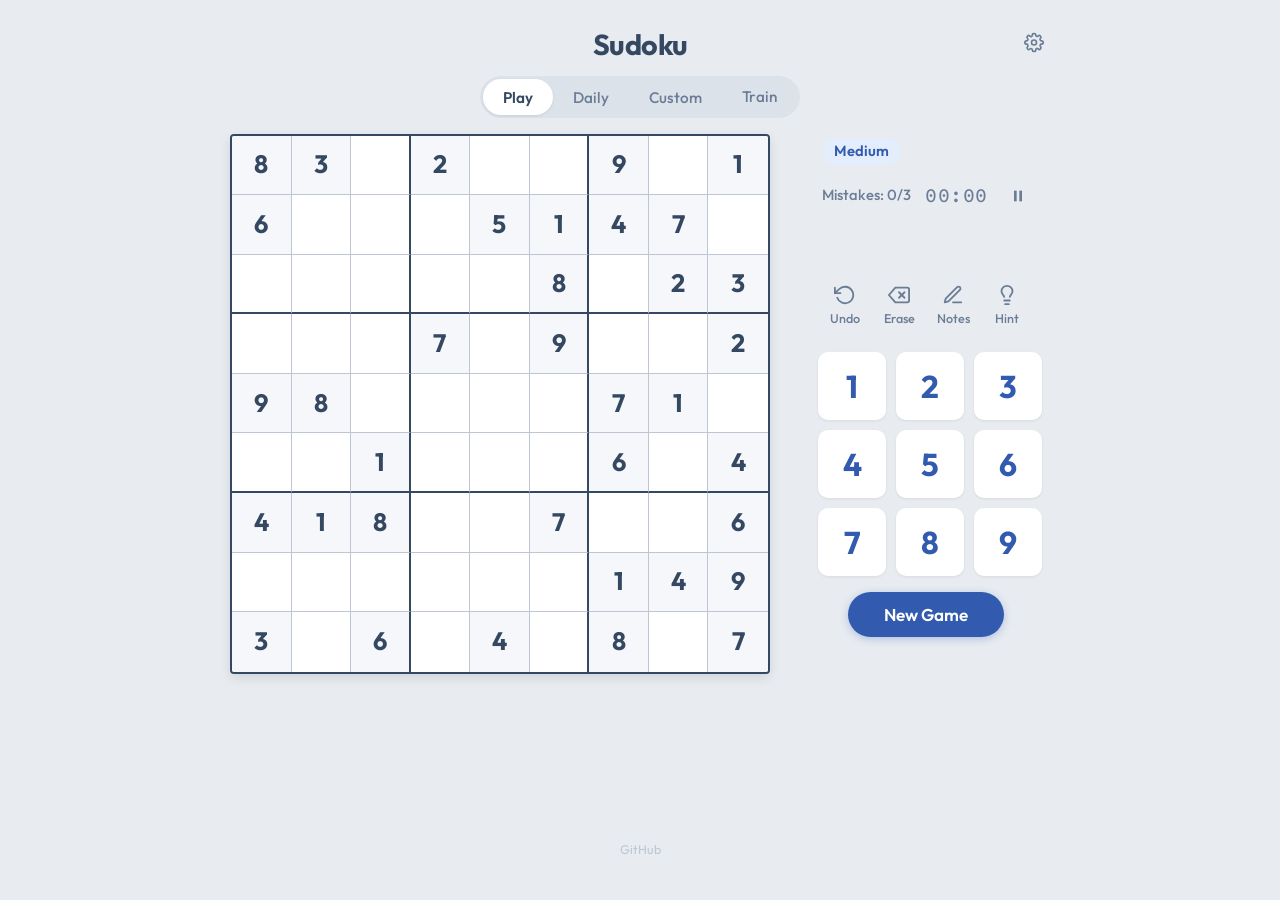
<file: index.html>
<!DOCTYPE html>
<html lang="en">
<head>
  <meta charset="UTF-8">
  <meta name="viewport" content="width=device-width, initial-scale=1.0">
  <title>Sudoku</title>
  <meta name="description" content="Free Sudoku game with 6 difficulty levels, daily challenges, seed sharing, and 15 interactive training lessons. No ads, no login, pure client-side.">
  <meta property="og:title" content="Sudoku">
  <meta property="og:description" content="Free Sudoku with daily challenges, puzzle generator, and training lessons.">
  <meta property="og:type" content="website">
  <meta property="og:url" content="https://seal773.github.io/sudoku/">
  <meta name="theme-color" content="#325aaf">
  <link rel="preconnect" href="https://fonts.googleapis.com">
  <link rel="preconnect" href="https://fonts.gstatic.com" crossorigin>
  <link href="https://fonts.googleapis.com/css2?family=Outfit:wght@400;500;600;700&family=Source+Code+Pro:wght@400;500&display=swap" rel="stylesheet">
  <link rel="icon" type="image/svg+xml" href="favicon.svg">
  <link rel="stylesheet" href="style.css">
</head>
<body>
  <div class="app">
    <header class="header">
      <div class="header-top">
        <h1>Sudoku</h1>
        <button class="settings-btn" id="settings-btn" title="Settings">
          <svg width="20" height="20" viewBox="0 0 24 24" fill="none" stroke="currentColor" stroke-width="2" stroke-linecap="round" stroke-linejoin="round">
            <circle cx="12" cy="12" r="3"/>
            <path d="M19.4 15a1.65 1.65 0 0 0 .33 1.82l.06.06a2 2 0 0 1-2.83 2.83l-.06-.06a1.65 1.65 0 0 0-1.82-.33 1.65 1.65 0 0 0-1 1.51V21a2 2 0 0 1-4 0v-.09A1.65 1.65 0 0 0 9 19.4a1.65 1.65 0 0 0-1.82.33l-.06.06a2 2 0 0 1-2.83-2.83l.06-.06A1.65 1.65 0 0 0 4.68 15a1.65 1.65 0 0 0-1.51-1H3a2 2 0 0 1 0-4h.09A1.65 1.65 0 0 0 4.6 9a1.65 1.65 0 0 0-.33-1.82l-.06-.06a2 2 0 0 1 2.83-2.83l.06.06A1.65 1.65 0 0 0 9 4.68a1.65 1.65 0 0 0 1-1.51V3a2 2 0 0 1 4 0v.09a1.65 1.65 0 0 0 1 1.51 1.65 1.65 0 0 0 1.82-.33l.06-.06a2 2 0 0 1 2.83 2.83l-.06.06A1.65 1.65 0 0 0 19.4 9a1.65 1.65 0 0 0 1.51 1H21a2 2 0 0 1 0 4h-.09a1.65 1.65 0 0 0-1.51 1z"/>
          </svg>
        </button>
        <div class="settings-popover hidden" id="settings-popover">
          <div class="settings-section">
            <label class="settings-label">Difficulty</label>
            <div class="difficulty-selector">
              <button class="diff-btn" data-difficulty="easy">Easy</button>
              <button class="diff-btn active" data-difficulty="medium">Medium</button>
              <button class="diff-btn" data-difficulty="hard">Hard</button>
              <button class="diff-btn" data-difficulty="expert">Expert</button>
              <button class="diff-btn" data-difficulty="evil">Evil</button>
              <button class="diff-btn" data-difficulty="extreme">Extreme</button>
            </div>
          </div>
          <div class="settings-section">
            <label class="settings-label" for="seed-input">Seed</label>
            <div class="settings-row">
              <input type="text" id="seed-input" class="seed-input" spellcheck="false" autocomplete="off">
              <button class="seed-apply-btn" id="seed-apply">Apply</button>
            </div>
          </div>
          <div class="settings-section">
            <label class="settings-label">Theme</label>
            <div class="theme-toggle">
              <button class="theme-btn active" data-theme="auto">Auto</button>
              <button class="theme-btn" data-theme="light">Light</button>
              <button class="theme-btn" data-theme="dark">Dark</button>
            </div>
          </div>
        </div>
      </div>
      <div class="mode-tabs">
        <button class="mode-tab active" data-mode="play">Play</button>
        <button class="mode-tab" data-mode="daily">Daily</button>
        <button class="mode-tab" data-mode="custom">Custom</button>
        <a href="train.html" class="mode-tab mode-tab-link">Train</a>
      </div>
    </header>

    <div class="game-layout">
      <div class="board-panel">
        <div class="board" id="board"></div>
        <div class="pause-overlay hidden" id="pause-overlay">
          <svg width="48" height="48" viewBox="0 0 24 24" fill="currentColor" stroke="none"><polygon points="5,3 19,12 5,21"/></svg>
          <span>Paused</span>
        </div>
      </div>

      <div class="controls-panel">

        <div class="panel-header">
          <div class="info-row" id="info-label-row">
            <span id="info-label">Medium</span>
            <span id="info-badge"></span>
          </div>
          <div class="info-row" id="info-stats-row">
            <span id="info-mistakes">Mistakes: 0/3</span>
            <span class="info-timer" id="info-timer">00:00</span>
            <button class="pause-btn" id="btn-pause" title="Pause (Space)"><svg width="16" height="16" viewBox="0 0 24 24" fill="currentColor" stroke="none"><rect x="6" y="4" width="4" height="16"/><rect x="14" y="4" width="4" height="16"/></svg></button>
          </div>
          <div class="info-row" id="info-secondary-row"></div>
        </div>

        <div class="actions" id="actions">
          <button class="action-btn" id="btn-undo" title="Undo (Ctrl+Z)">
            <svg width="22" height="22" viewBox="0 0 24 24" fill="none" stroke="currentColor" stroke-width="2" stroke-linecap="round" stroke-linejoin="round">
              <polyline points="1 4 1 10 7 10"/>
              <path d="M3.51 15a9 9 0 1 0 2.13-9.36L1 10"/>
            </svg>
            <span>Undo</span>
          </button>
          <button class="action-btn" id="btn-erase" title="Erase (Backspace)">
            <svg width="22" height="22" viewBox="0 0 24 24" fill="none" stroke="currentColor" stroke-width="2" stroke-linecap="round" stroke-linejoin="round">
              <path d="M21 4H8l-7 8 7 8h13a2 2 0 0 0 2-2V6a2 2 0 0 0-2-2z"/>
              <line x1="18" y1="9" x2="12" y2="15"/>
              <line x1="12" y1="9" x2="18" y2="15"/>
            </svg>
            <span>Erase</span>
          </button>
          <button class="action-btn" id="btn-notes" title="Notes (N)">
            <svg width="22" height="22" viewBox="0 0 24 24" fill="none" stroke="currentColor" stroke-width="2" stroke-linecap="round" stroke-linejoin="round">
              <path d="M12 20h9"/>
              <path d="M16.5 3.5a2.121 2.121 0 0 1 3 3L7 19l-4 1 1-4L16.5 3.5z"/>
            </svg>
            <span>Notes</span>
          </button>
          <button class="action-btn" id="btn-hint" title="Hint (H)">
            <svg width="22" height="22" viewBox="0 0 24 24" fill="none" stroke="currentColor" stroke-width="2" stroke-linecap="round" stroke-linejoin="round">
              <path d="M9 18h6"/>
              <path d="M10 22h4"/>
              <path d="M15.09 14c.18-.98.65-1.74 1.41-2.5A4.65 4.65 0 0 0 18 8 6 6 0 0 0 6 8c0 1 .23 2.23 1.5 3.5.76.76 1.23 1.52 1.41 2.5"/>
            </svg>
            <span>Hint</span>
          </button>
        </div>

        <div class="numpad" id="numpad">
          <button class="num-btn" data-num="1">1</button>
          <button class="num-btn" data-num="2">2</button>
          <button class="num-btn" data-num="3">3</button>
          <button class="num-btn" data-num="4">4</button>
          <button class="num-btn" data-num="5">5</button>
          <button class="num-btn" data-num="6">6</button>
          <button class="num-btn" data-num="7">7</button>
          <button class="num-btn" data-num="8">8</button>
          <button class="num-btn" data-num="9">9</button>
        </div>

        <div class="panel-footer" id="panel-footer">
          <button class="new-game-btn" id="btn-new-game">New Game</button>
          <div class="custom-actions hidden" id="custom-footer-actions">
            <button class="new-game-btn" id="btn-solve">Solve</button>
            <button class="btn-secondary" id="btn-clear">Clear</button>
          </div>
          <div class="status-bar hidden" id="status-bar"></div>
        </div>

      </div>
    </div>
  </div>

  <div class="mistake-overlay hidden" id="mistake-overlay">
    <div class="mistake-content">
      <h2>Game Over</h2>
      <p>You have made 3 mistakes.</p>
      <div class="win-buttons">
        <button class="new-game-btn" id="btn-mistake-new">New Game</button>
        <button class="btn-secondary" id="btn-mistake-continue">Continue</button>
      </div>
    </div>
  </div>

  <div class="win-overlay" id="win-overlay">
    <div class="win-content">
      <h2>Congratulations!</h2>
      <p>You solved the puzzle in</p>
      <div class="win-time" id="win-time">00:00</div>
      <div class="win-stats" id="win-stats">
        <span id="win-mistakes">Mistakes: 0</span>
        <span id="win-hints">Hints: 0</span>
      </div>
      <div class="win-best" id="win-best"></div>
      <div class="win-buttons">
        <button class="new-game-btn" id="btn-play-again">New Game</button>
        <button class="btn-secondary" id="btn-win-close">Close</button>
      </div>
    </div>
  </div>

  <footer class="site-footer">
    <a href="https://github.com/SeaL773/sudoku" target="_blank" rel="noopener">GitHub</a>
  </footer>

  <script src="engine.js"></script>
  <script src="app.js"></script>
</body>
</html>
</file>
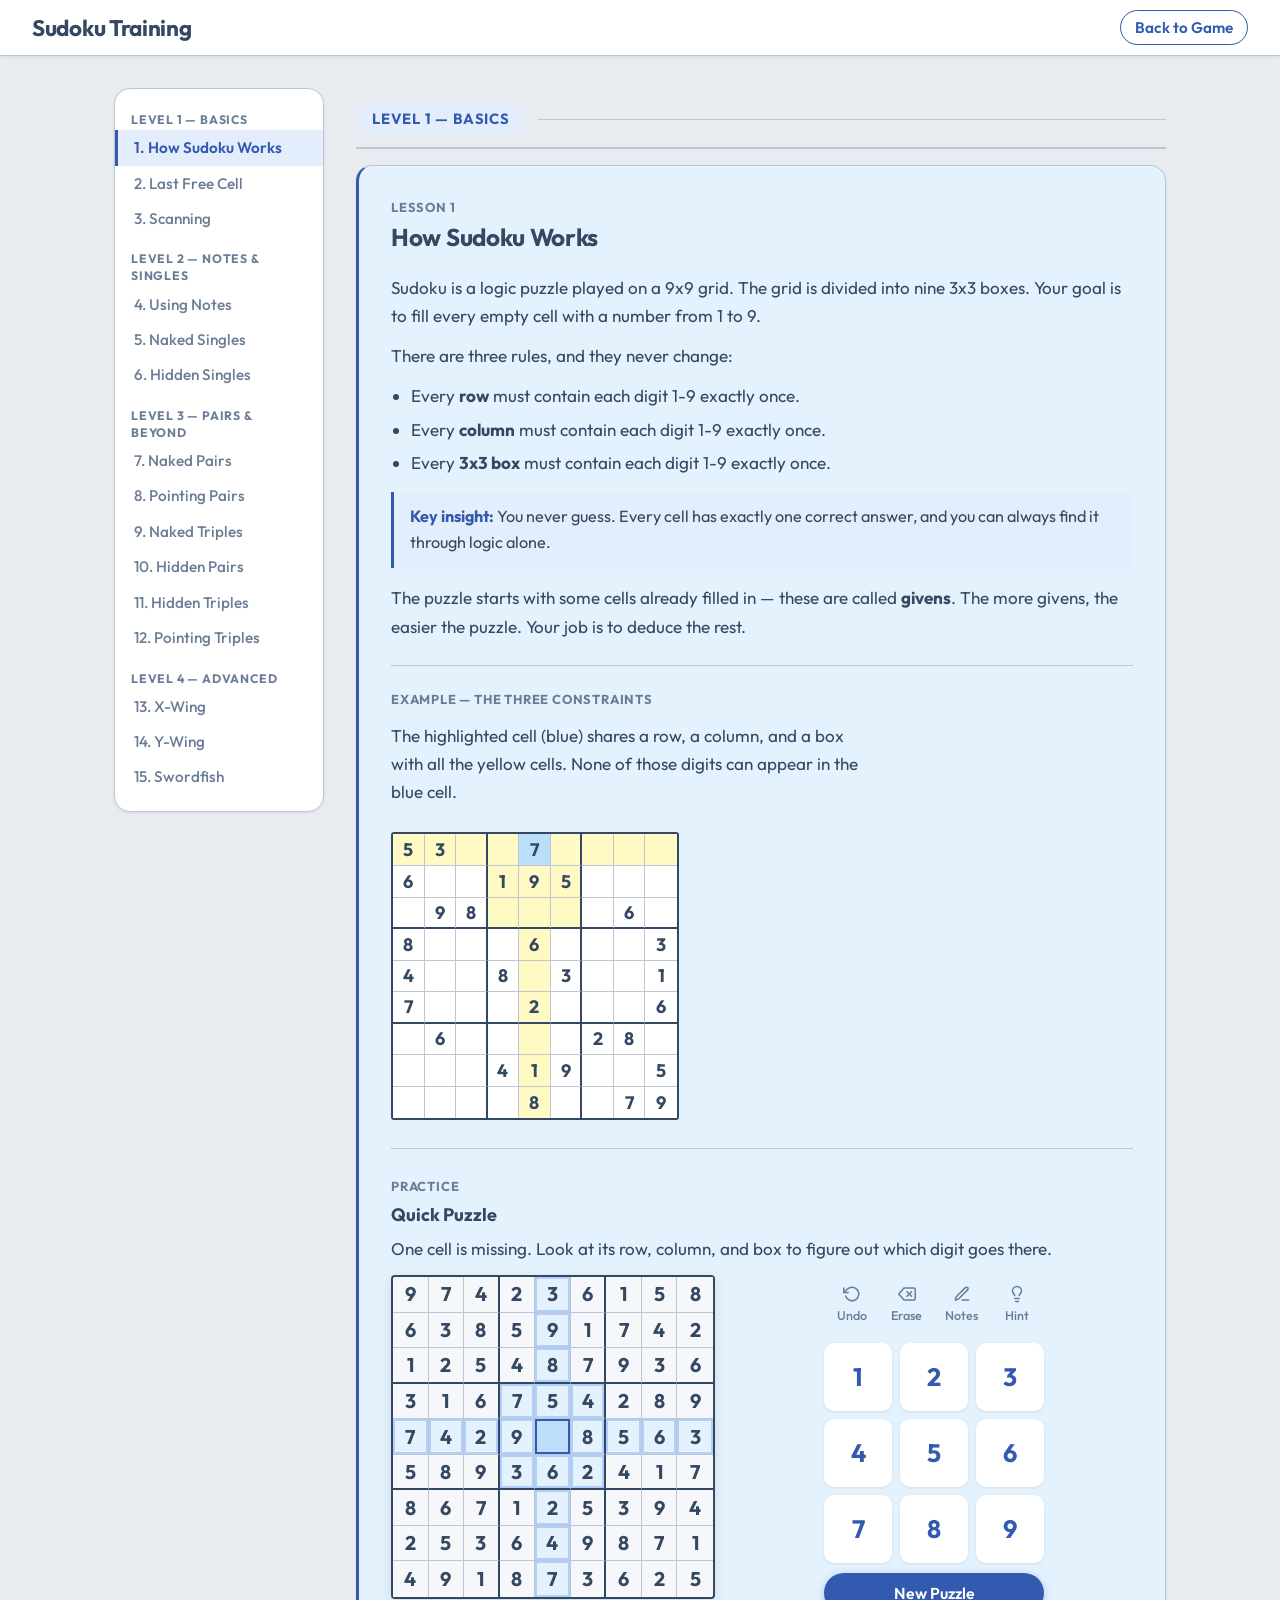
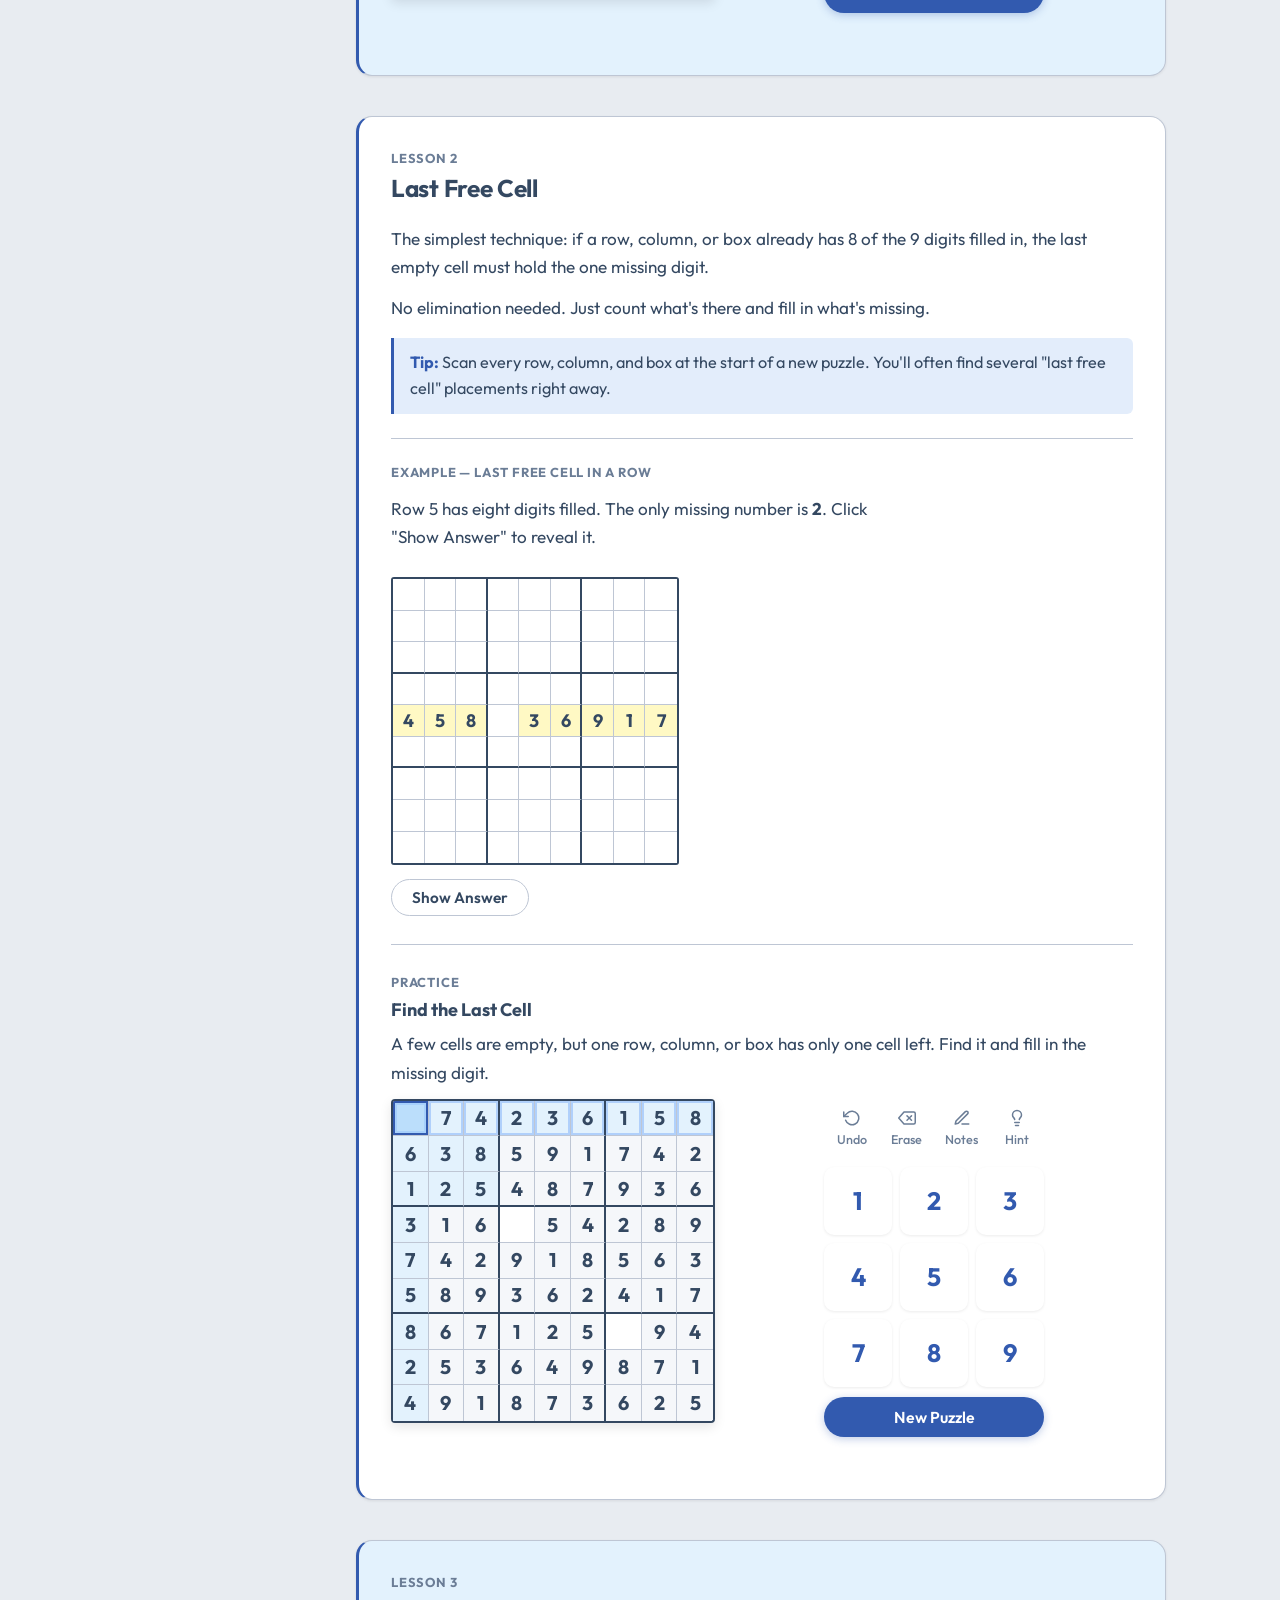
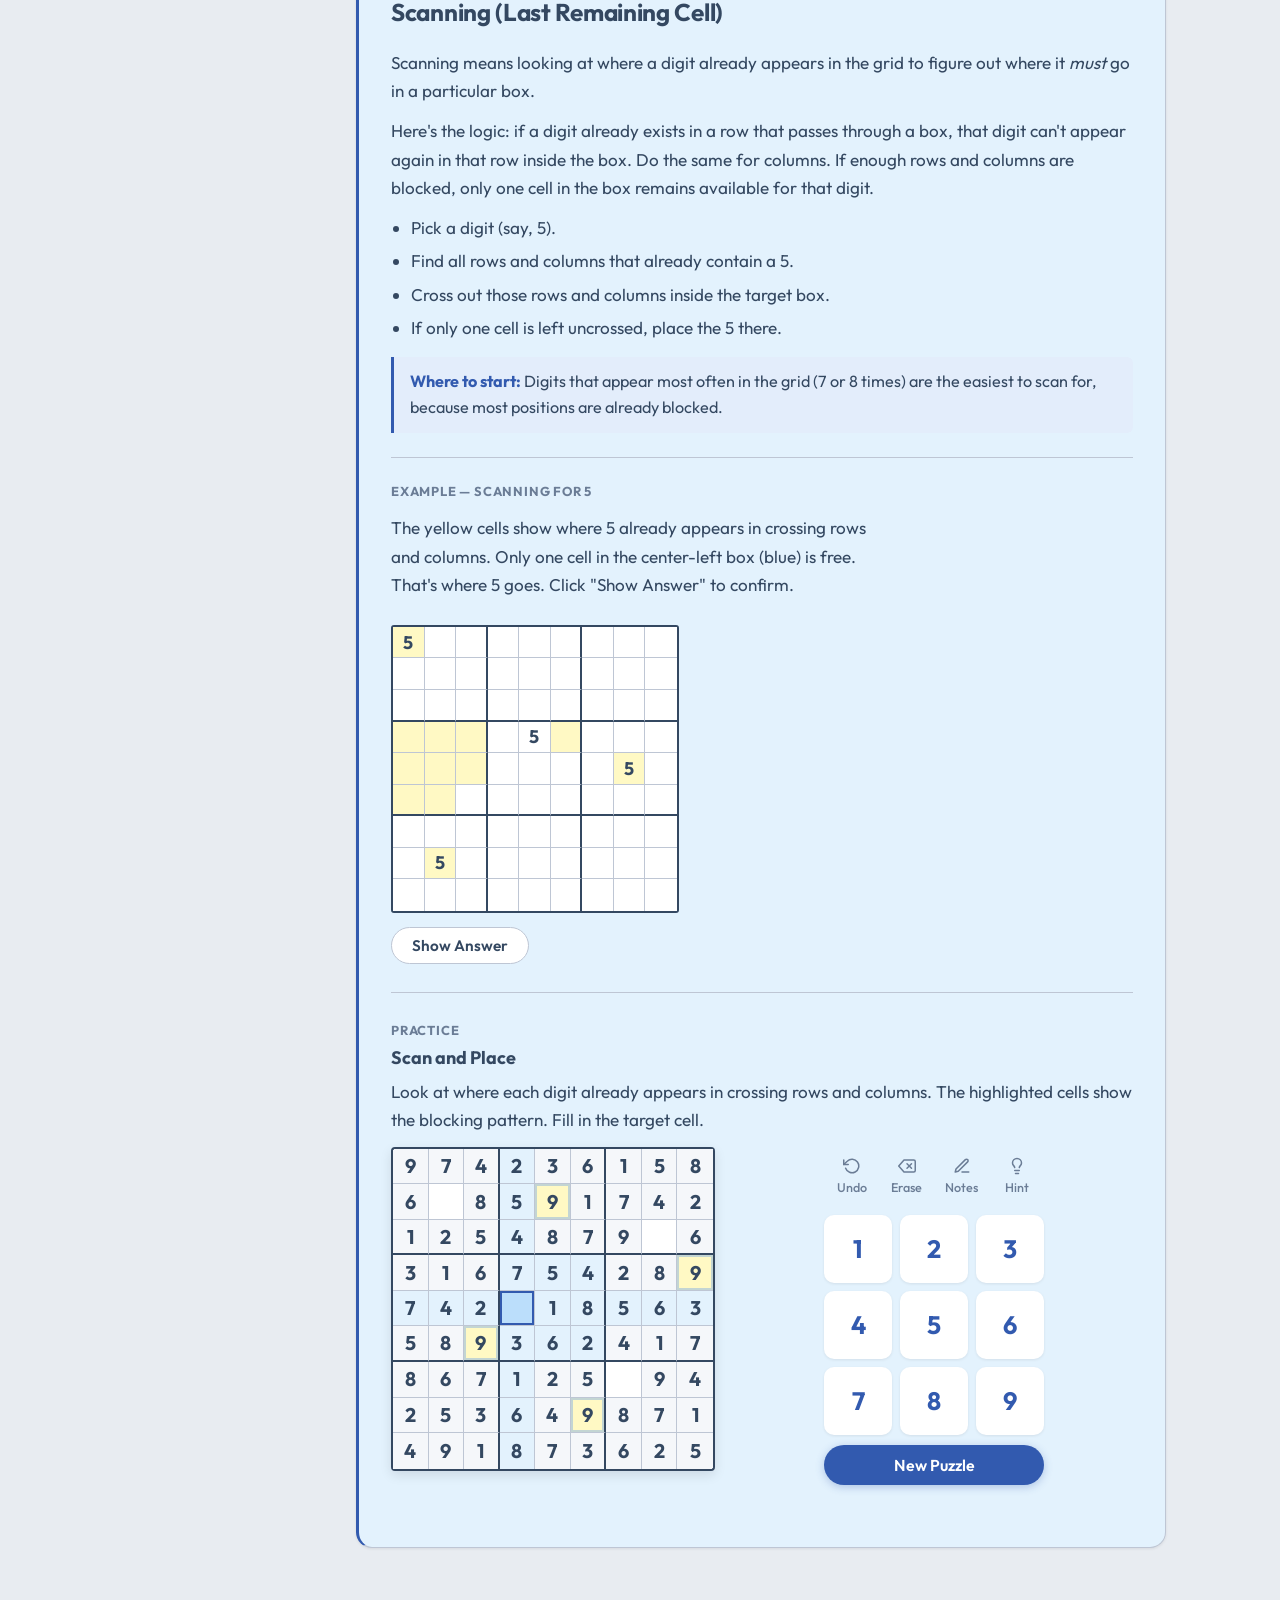
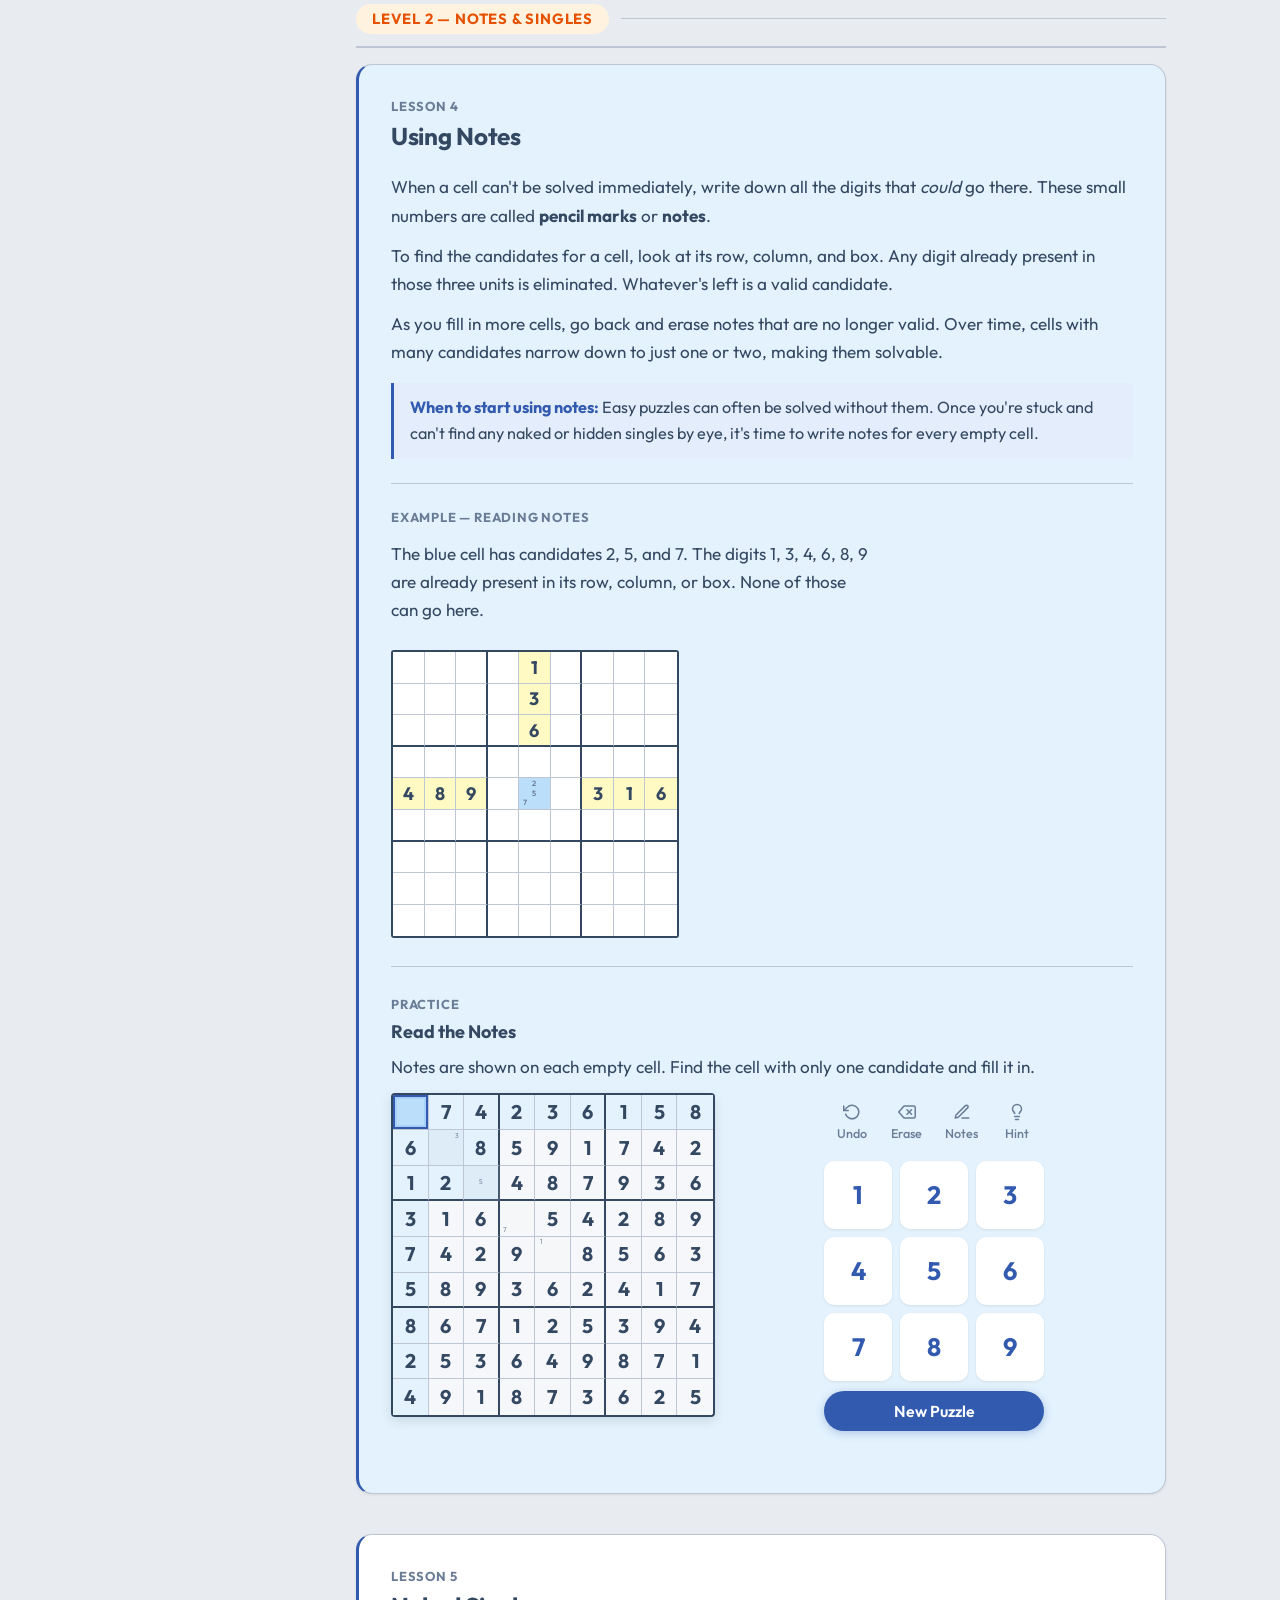
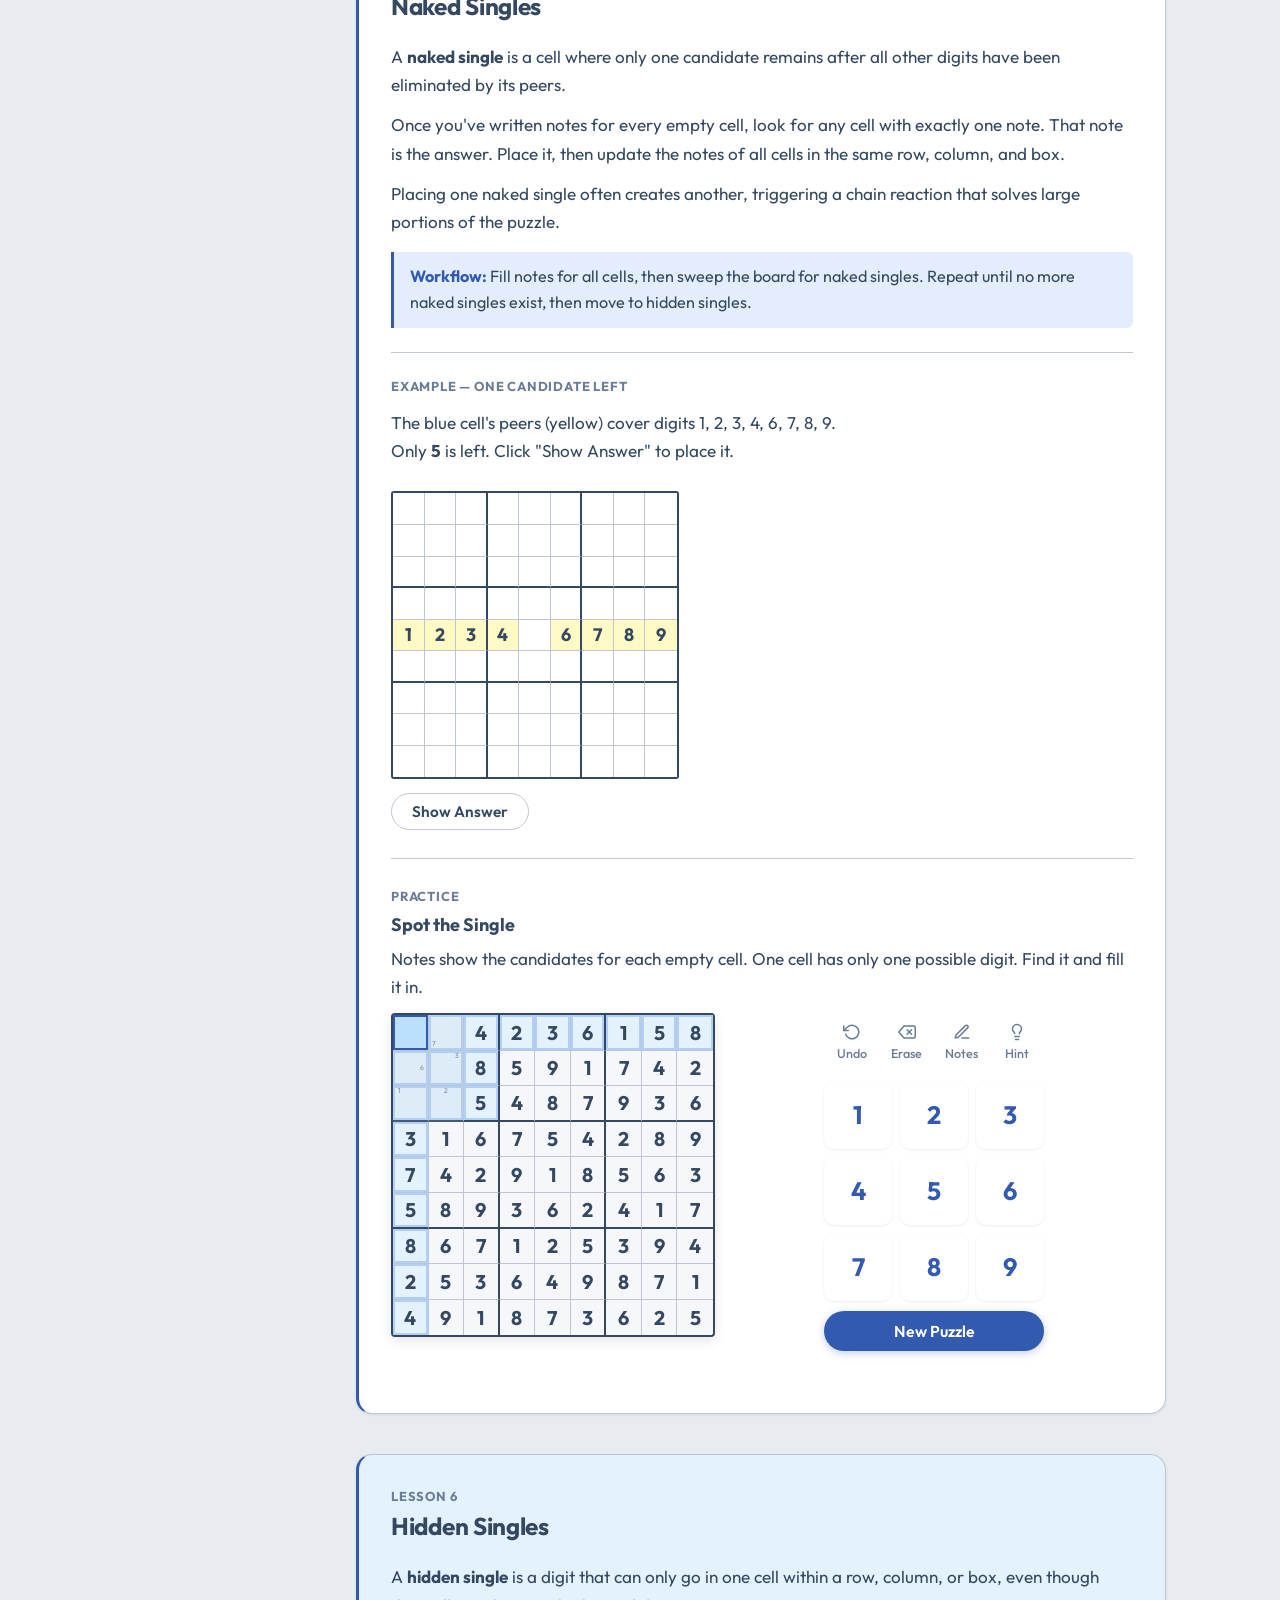
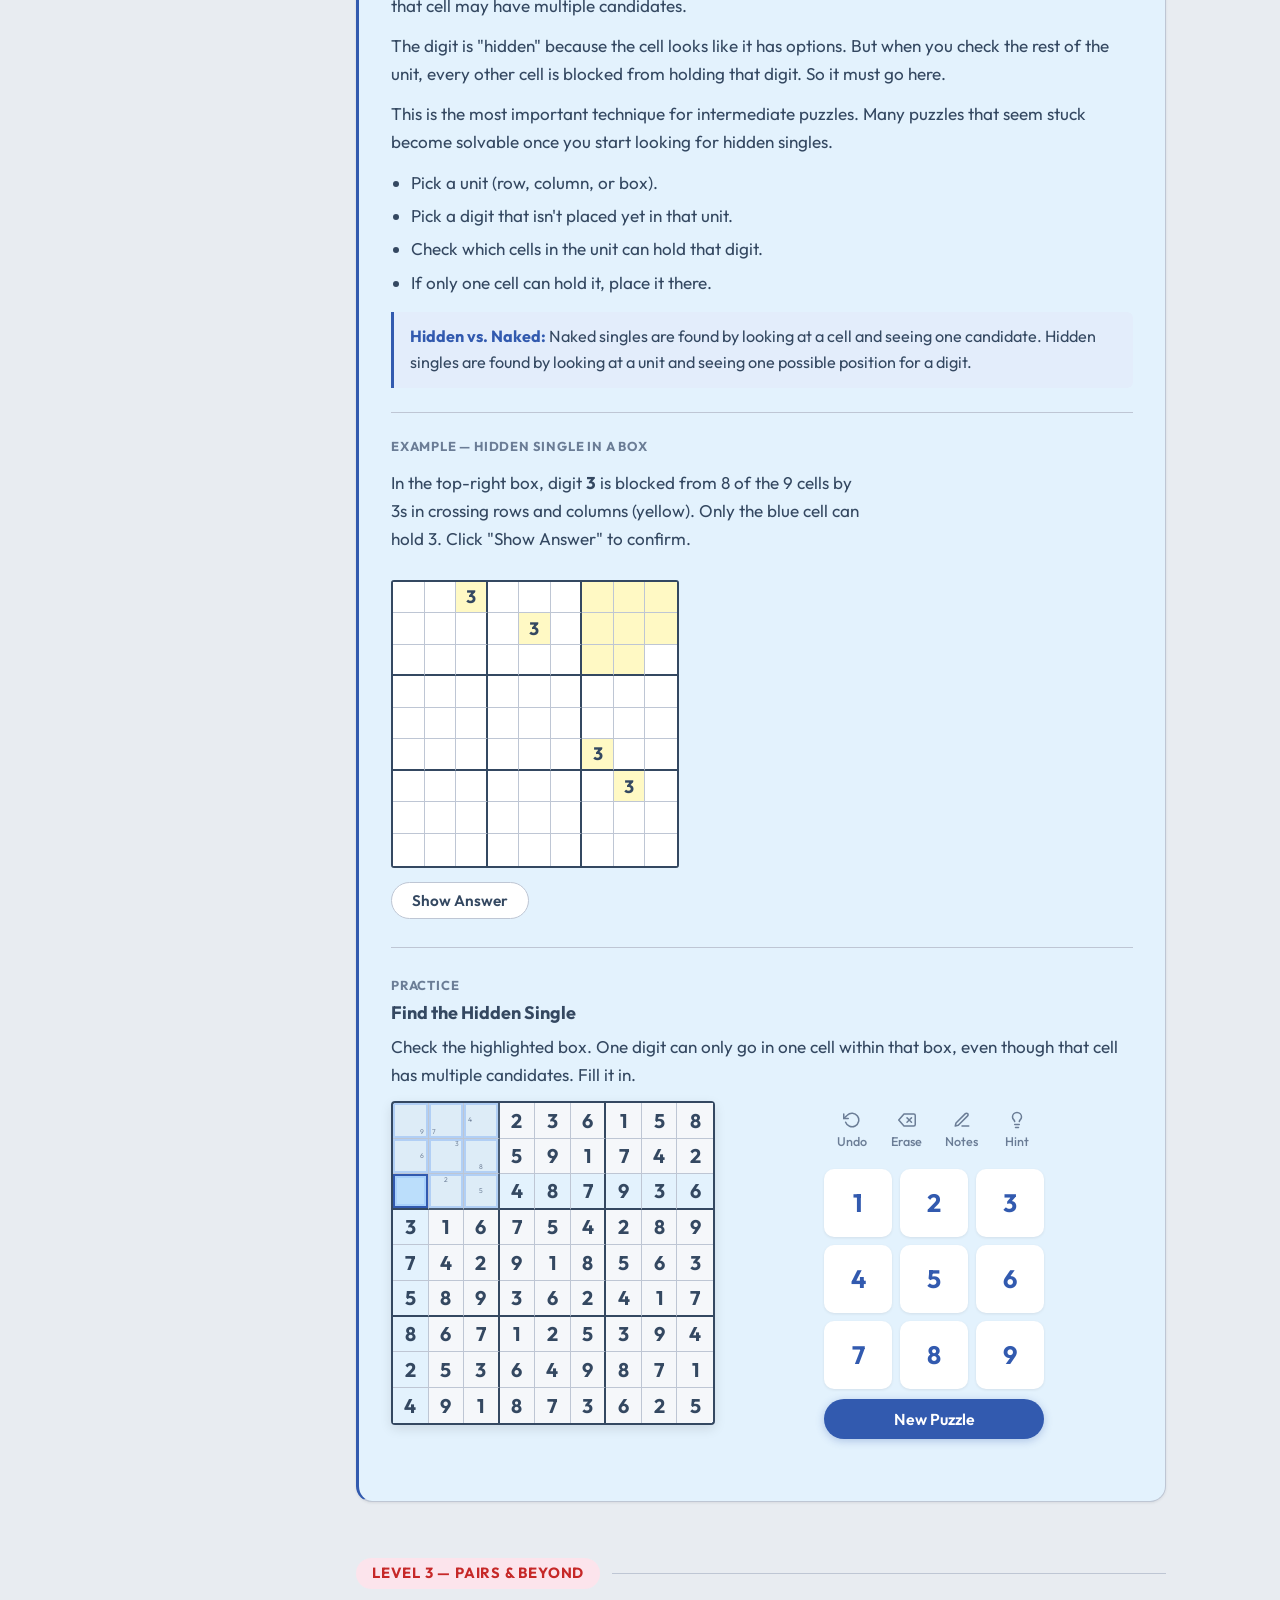
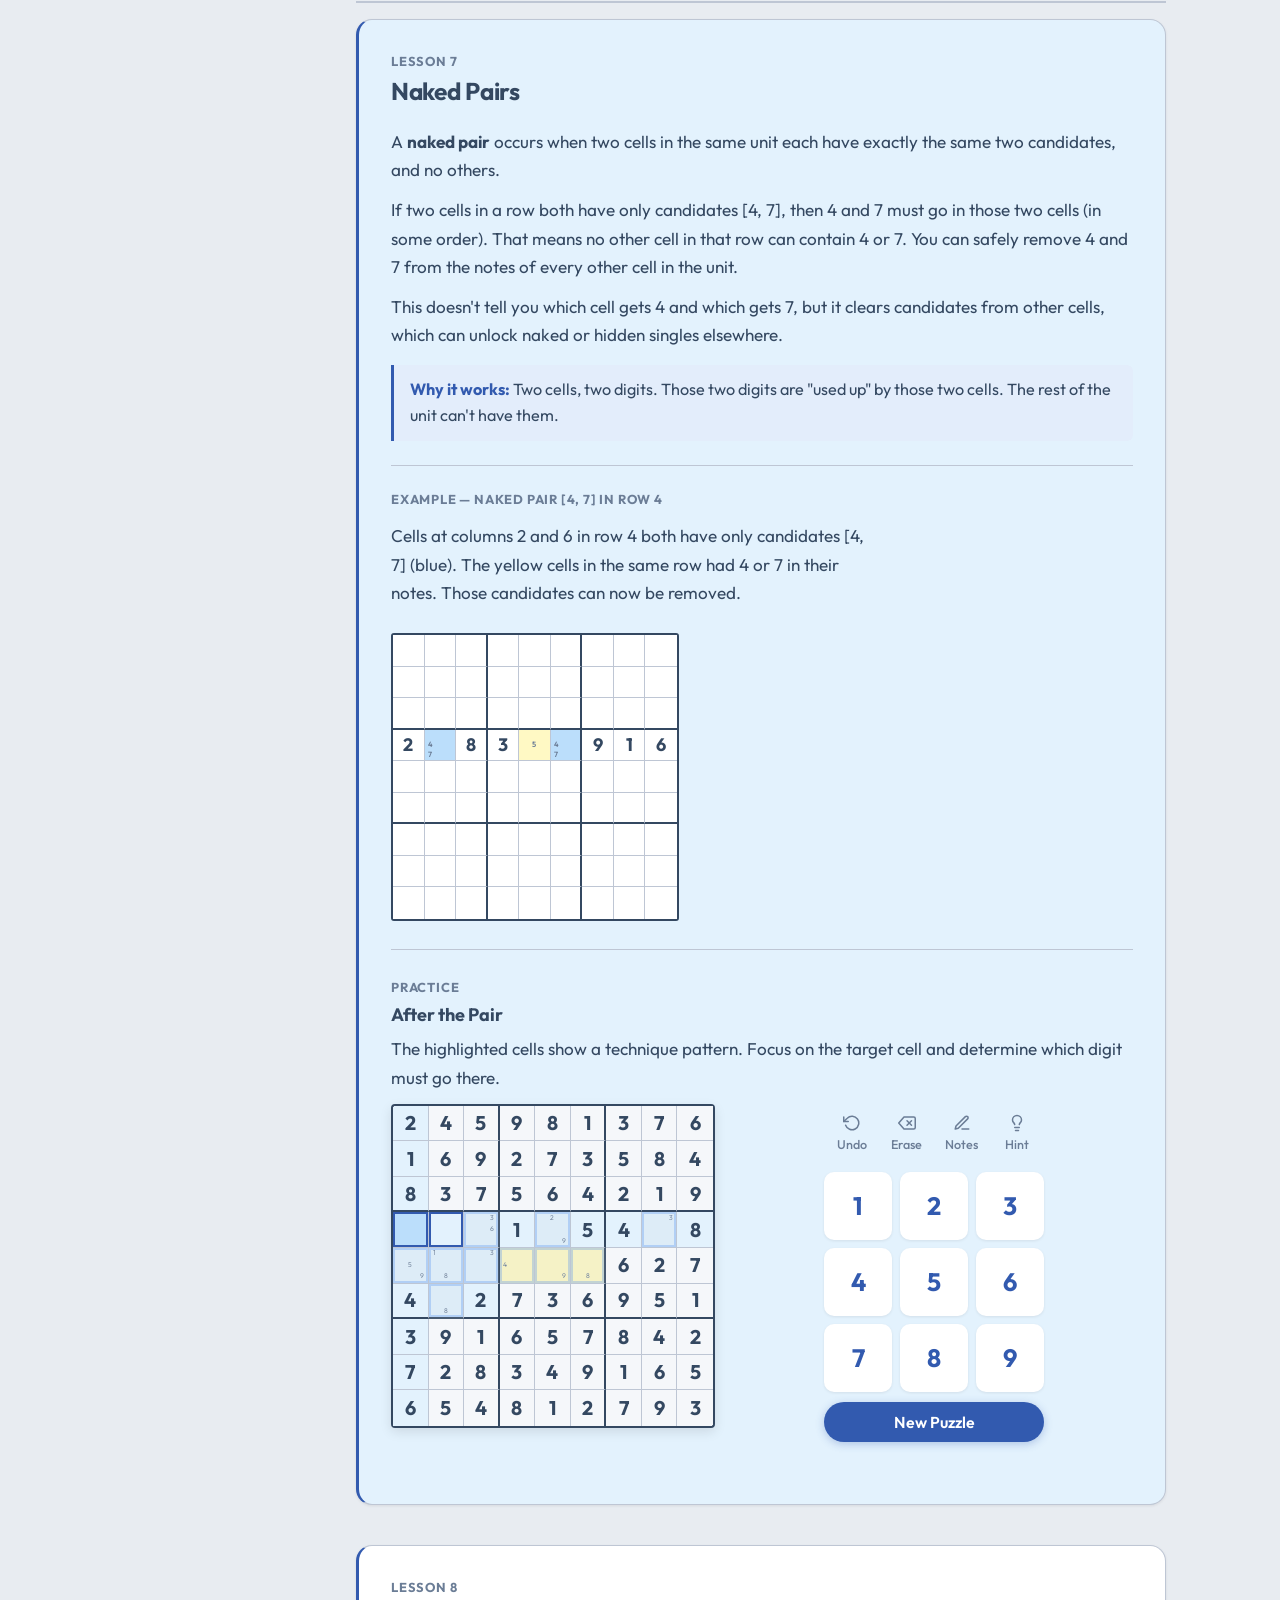
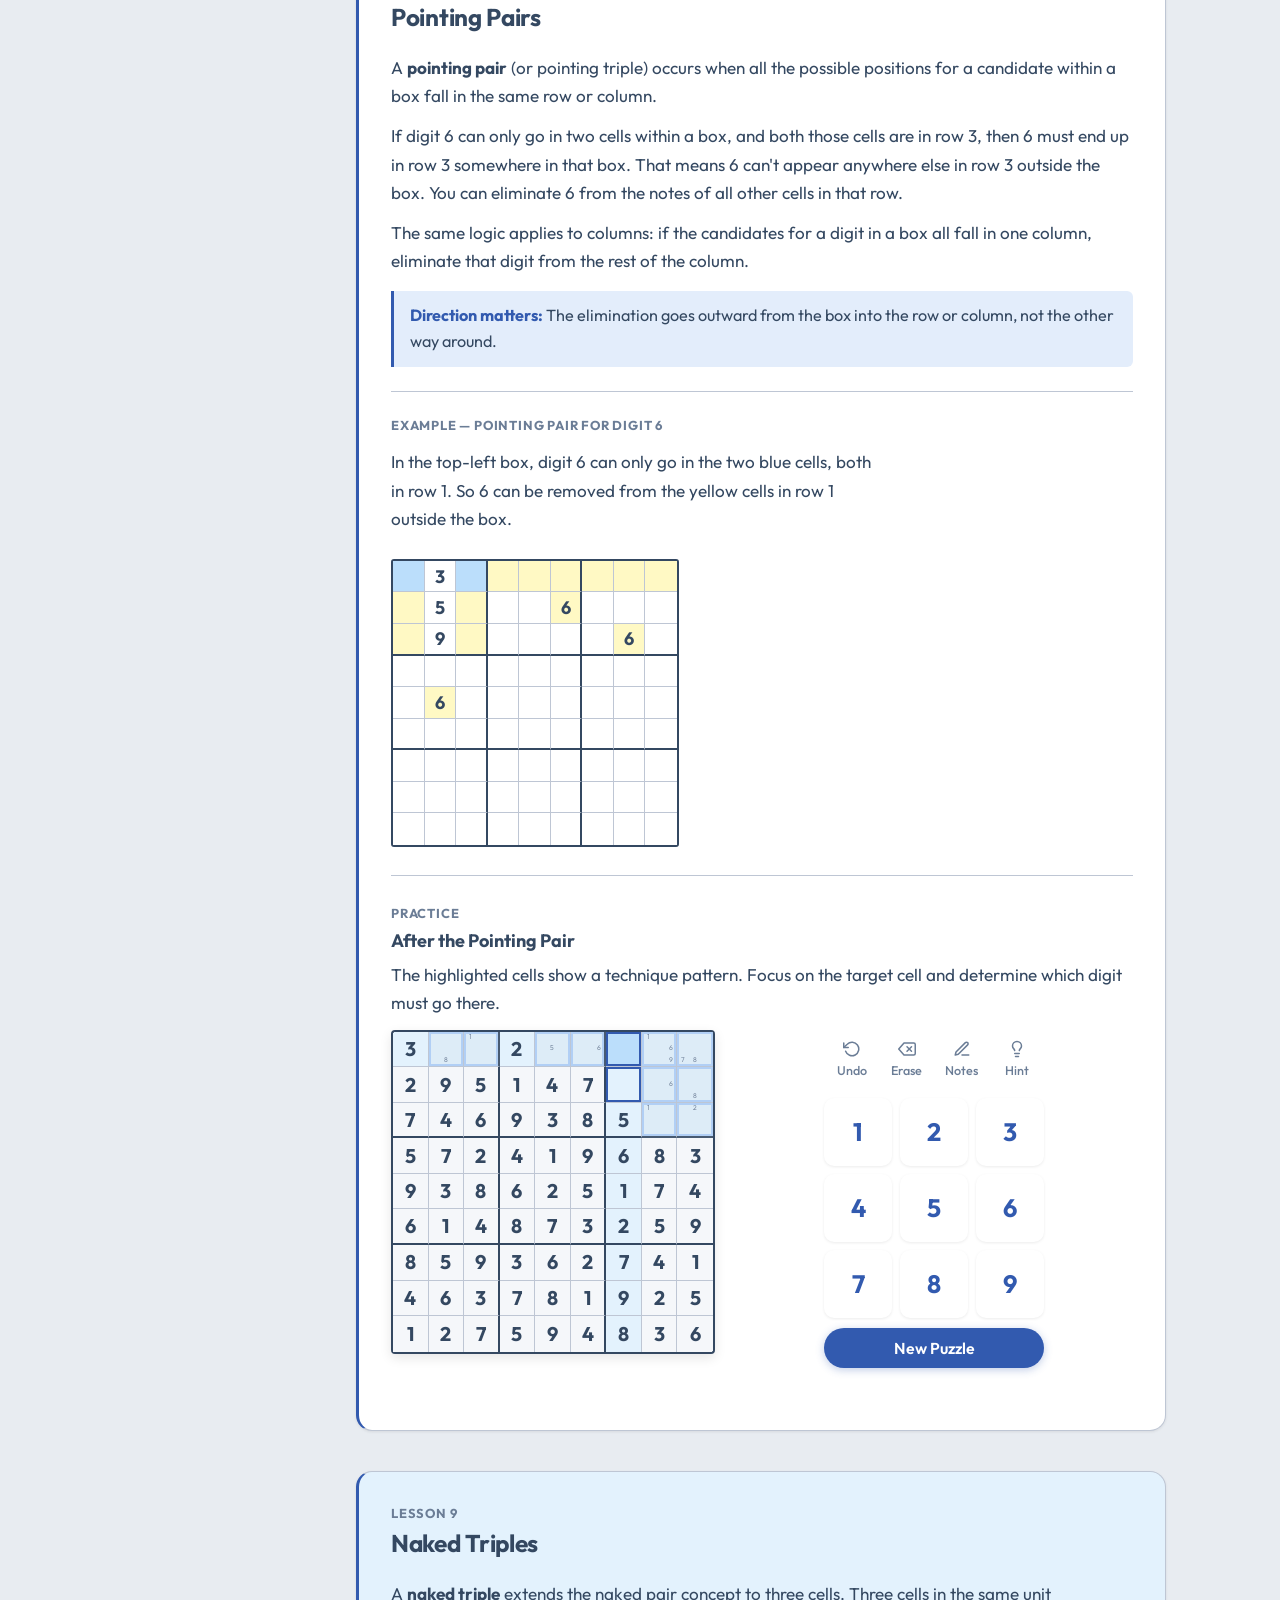
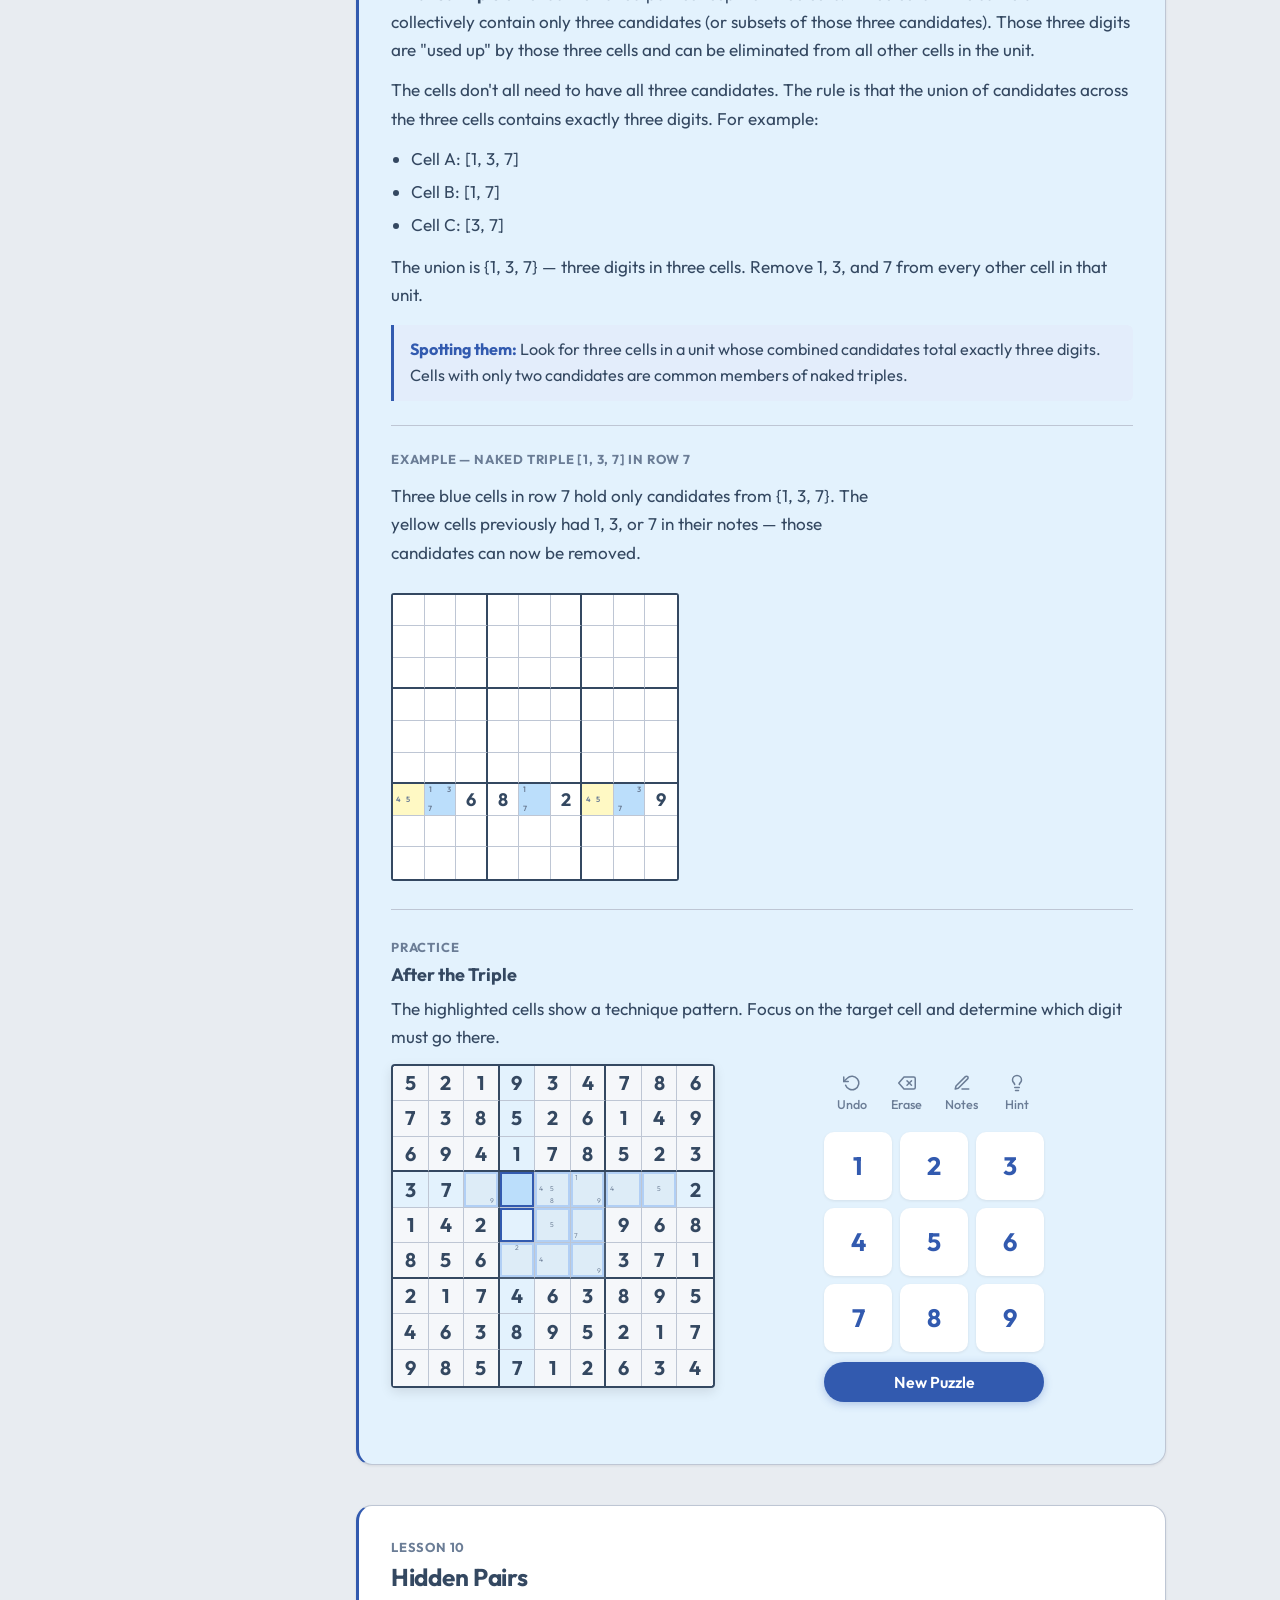
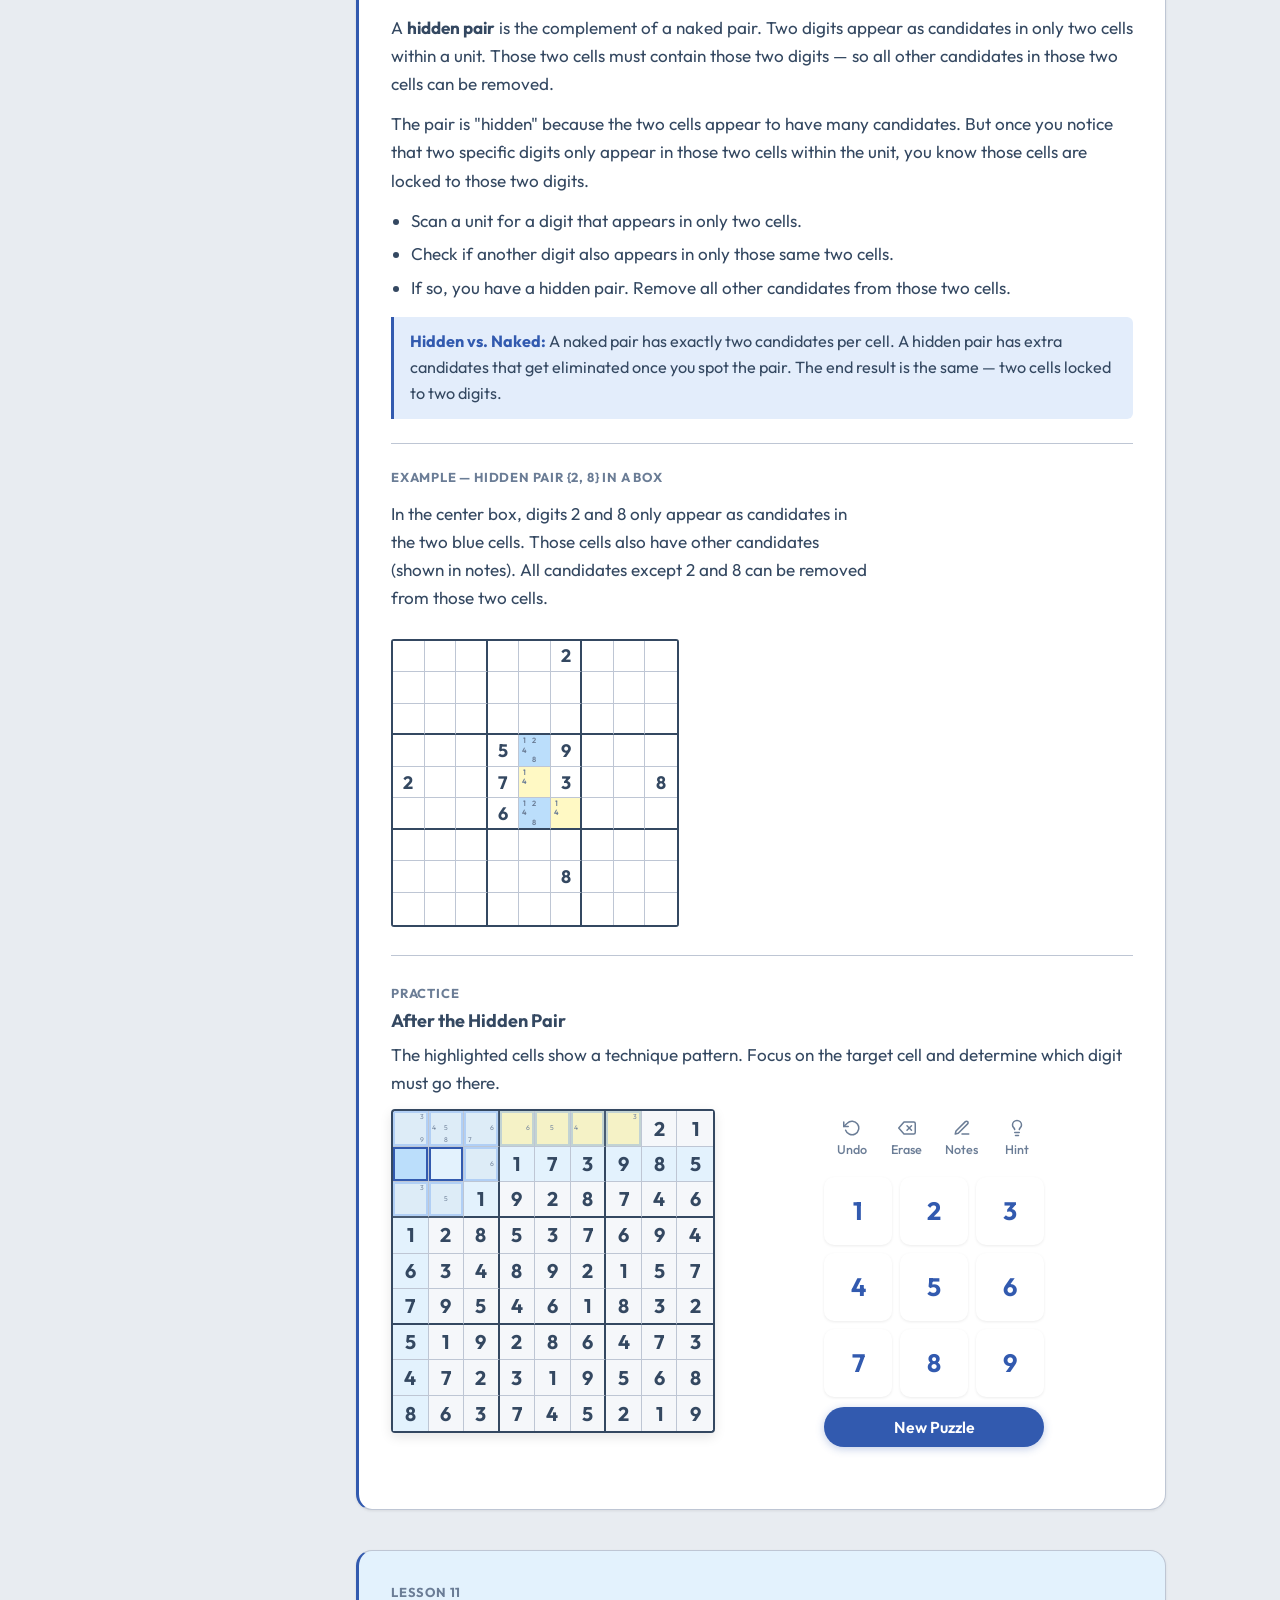
<file: train.html>
<!DOCTYPE html>
<html lang="en">
<head>
  <meta charset="UTF-8">
  <meta name="viewport" content="width=device-width, initial-scale=1.0">
  <title>Sudoku Training</title>
  <link rel="preconnect" href="https://fonts.googleapis.com">
  <link rel="preconnect" href="https://fonts.gstatic.com" crossorigin>
  <link rel="icon" type="image/svg+xml" href="favicon.svg">
  <link href="https://fonts.googleapis.com/css2?family=Outfit:wght@400;500;600;700&family=Source+Code+Pro:wght@400;500&display=swap" rel="stylesheet">
  <link rel="stylesheet" href="train.css">
</head>
<body>

<header class="page-header">
  <h1>Sudoku Training</h1>
  <a href="index.html" class="back-link">Back to Game</a>
</header>

<!-- Mobile nav pills -->
<nav class="mobile-nav" id="mobile-nav">
  <a class="mobile-pill" href="#lesson-1">1. How It Works</a>
  <a class="mobile-pill" href="#lesson-2">2. Last Free Cell</a>
  <a class="mobile-pill" href="#lesson-3">3. Scanning</a>
  <a class="mobile-pill" href="#lesson-4">4. Using Notes</a>
  <a class="mobile-pill" href="#lesson-5">5. Naked Singles</a>
  <a class="mobile-pill" href="#lesson-6">6. Hidden Singles</a>
  <a class="mobile-pill" href="#lesson-7">7. Naked Pairs</a>
  <a class="mobile-pill" href="#lesson-8">8. Pointing Pairs</a>
  <a class="mobile-pill" href="#lesson-9">9. Naked Triples</a>
  <a class="mobile-pill" href="#lesson-10">10. Hidden Pairs</a>
  <a class="mobile-pill" href="#lesson-11">11. Hidden Triples</a>
  <a class="mobile-pill" href="#lesson-12">12. Pointing Triples</a>
  <a class="mobile-pill" href="#lesson-13">13. X-Wing</a>
  <a class="mobile-pill" href="#lesson-14">14. Y-Wing</a>
  <a class="mobile-pill" href="#lesson-15">15. Swordfish</a>
</nav>

<div class="layout">

  <!-- Sidebar -->
  <aside class="sidebar">
    <div class="sidebar-inner">
      <div class="sidebar-level">Level 1 — Basics</div>
      <a class="sidebar-link" href="#lesson-1">1. How Sudoku Works</a>
      <a class="sidebar-link" href="#lesson-2">2. Last Free Cell</a>
      <a class="sidebar-link" href="#lesson-3">3. Scanning</a>
      <div class="sidebar-level">Level 2 — Notes &amp; Singles</div>
      <a class="sidebar-link" href="#lesson-4">4. Using Notes</a>
      <a class="sidebar-link" href="#lesson-5">5. Naked Singles</a>
      <a class="sidebar-link" href="#lesson-6">6. Hidden Singles</a>
      <div class="sidebar-level">Level 3 — Pairs &amp; Beyond</div>
      <a class="sidebar-link" href="#lesson-7">7. Naked Pairs</a>
      <a class="sidebar-link" href="#lesson-8">8. Pointing Pairs</a>
      <a class="sidebar-link" href="#lesson-9">9. Naked Triples</a>
      <a class="sidebar-link" href="#lesson-10">10. Hidden Pairs</a>
      <a class="sidebar-link" href="#lesson-11">11. Hidden Triples</a>
      <a class="sidebar-link" href="#lesson-12">12. Pointing Triples</a>
      <div class="sidebar-level">Level 4 — Advanced</div>
      <a class="sidebar-link" href="#lesson-13">13. X-Wing</a>
      <a class="sidebar-link" href="#lesson-14">14. Y-Wing</a>
      <a class="sidebar-link" href="#lesson-15">15. Swordfish</a>
    </div>
  </aside>

  <!-- Main content -->
  <main class="content">

    <!-- Level 1 -->
    <div class="level-heading">
      <span class="level-badge">Level 1 — Basics</span>
      <div class="level-line"></div>
    </div>

    <!-- Lesson 1 -->
    <section class="lesson" id="lesson-1">
      <div class="lesson-header">
        <div class="lesson-num">Lesson 1</div>
        <h2>How Sudoku Works</h2>
      </div>

      <p>Sudoku is a logic puzzle played on a 9x9 grid. The grid is divided into nine 3x3 boxes. Your goal is to fill every empty cell with a number from 1 to 9.</p>

      <p>There are three rules, and they never change:</p>
      <ul>
        <li>Every <strong>row</strong> must contain each digit 1-9 exactly once.</li>
        <li>Every <strong>column</strong> must contain each digit 1-9 exactly once.</li>
        <li>Every <strong>3x3 box</strong> must contain each digit 1-9 exactly once.</li>
      </ul>

      <div class="callout">
        <strong>Key insight:</strong> You never guess. Every cell has exactly one correct answer, and you can always find it through logic alone.
      </div>

      <p>The puzzle starts with some cells already filled in — these are called <strong>givens</strong>. The more givens, the easier the puzzle. Your job is to deduce the rest.</p>

      <div class="example-section">
        <div class="example-label">Example — The Three Constraints</div>
        <div class="example-wrap">
          <p class="example-caption">The highlighted cell (blue) shares a row, a column, and a box with all the yellow cells. None of those digits can appear in the blue cell.</p>
          <div class="mini-board" id="board-l1"></div>
        </div>
      </div>

      <div class="practice-section">
        <div class="practice-label">Practice</div>
        <div class="practice-title">Quick Puzzle</div>
        <p class="practice-desc">One cell is missing. Look at its row, column, and box to figure out which digit goes there.</p>
        <div class="practice-layout">
          <div class="practice-board" id="practice-1"></div>
          <div class="practice-controls">
            <div class="actions">
              <button class="action-btn undo-btn" data-practice="1"><svg width="18" height="18" viewBox="0 0 24 24" fill="none" stroke="currentColor" stroke-width="2" stroke-linecap="round" stroke-linejoin="round"><polyline points="1 4 1 10 7 10"/><path d="M3.51 15a9 9 0 1 0 2.13-9.36L1 10"/></svg><span>Undo</span></button>
              <button class="action-btn erase-btn" data-practice="1"><svg width="18" height="18" viewBox="0 0 24 24" fill="none" stroke="currentColor" stroke-width="2" stroke-linecap="round" stroke-linejoin="round"><path d="M21 4H8l-7 8 7 8h13a2 2 0 0 0 2-2V6a2 2 0 0 0-2-2z"/><line x1="18" y1="9" x2="12" y2="15"/><line x1="12" y1="9" x2="18" y2="15"/></svg><span>Erase</span></button>
              <button class="action-btn notes-toggle-btn" data-practice="1"><svg width="18" height="18" viewBox="0 0 24 24" fill="none" stroke="currentColor" stroke-width="2" stroke-linecap="round" stroke-linejoin="round"><path d="M12 20h9"/><path d="M16.5 3.5a2.121 2.121 0 0 1 3 3L7 19l-4 1 1-4L16.5 3.5z"/></svg><span>Notes</span></button>
              <button class="action-btn hint-btn" data-practice="1"><svg width="18" height="18" viewBox="0 0 24 24" fill="none" stroke="currentColor" stroke-width="2" stroke-linecap="round" stroke-linejoin="round"><path d="M9 18h6"/><path d="M10 22h4"/><path d="M15.09 14c.18-.98.65-1.74 1.41-2.5A4.65 4.65 0 0 0 18 8 6 6 0 0 0 6 8c0 1 .23 2.23 1.5 3.5.76.76 1.23 1.52 1.41 2.5"/></svg><span>Hint</span></button>
            </div>
            <div class="practice-numpad" id="numpad-1"></div>
            <div class="practice-footer">
              <button class="new-puzzle-btn" data-practice="1">New Puzzle</button>
            </div>
            <div class="practice-status" id="status-1"></div>
          </div>
        </div>
      </div>
    </section>

    <!-- Lesson 2 -->
    <section class="lesson" id="lesson-2">
      <div class="lesson-header">
        <div class="lesson-num">Lesson 2</div>
        <h2>Last Free Cell</h2>
      </div>

      <p>The simplest technique: if a row, column, or box already has 8 of the 9 digits filled in, the last empty cell must hold the one missing digit.</p>

      <p>No elimination needed. Just count what's there and fill in what's missing.</p>

      <div class="callout">
        <strong>Tip:</strong> Scan every row, column, and box at the start of a new puzzle. You'll often find several "last free cell" placements right away.
      </div>

      <div class="example-section">
        <div class="example-label">Example — Last Free Cell in a Row</div>
        <div class="example-wrap">
          <p class="example-caption">Row 5 has eight digits filled. The only missing number is <strong>2</strong>. Click "Show Answer" to reveal it.</p>
          <div class="mini-board" id="board-l2"></div>
          <button class="show-answer-btn" data-board="board-l2">Show Answer</button>
        </div>
      </div>

      <div class="practice-section">
        <div class="practice-label">Practice</div>
        <div class="practice-title">Find the Last Cell</div>
        <p class="practice-desc">A few cells are empty, but one row, column, or box has only one cell left. Find it and fill in the missing digit.</p>
        <div class="practice-layout">
          <div class="practice-board" id="practice-2"></div>
          <div class="practice-controls">
            <div class="actions">
              <button class="action-btn undo-btn" data-practice="2"><svg width="18" height="18" viewBox="0 0 24 24" fill="none" stroke="currentColor" stroke-width="2" stroke-linecap="round" stroke-linejoin="round"><polyline points="1 4 1 10 7 10"/><path d="M3.51 15a9 9 0 1 0 2.13-9.36L1 10"/></svg><span>Undo</span></button>
              <button class="action-btn erase-btn" data-practice="2"><svg width="18" height="18" viewBox="0 0 24 24" fill="none" stroke="currentColor" stroke-width="2" stroke-linecap="round" stroke-linejoin="round"><path d="M21 4H8l-7 8 7 8h13a2 2 0 0 0 2-2V6a2 2 0 0 0-2-2z"/><line x1="18" y1="9" x2="12" y2="15"/><line x1="12" y1="9" x2="18" y2="15"/></svg><span>Erase</span></button>
              <button class="action-btn notes-toggle-btn" data-practice="2"><svg width="18" height="18" viewBox="0 0 24 24" fill="none" stroke="currentColor" stroke-width="2" stroke-linecap="round" stroke-linejoin="round"><path d="M12 20h9"/><path d="M16.5 3.5a2.121 2.121 0 0 1 3 3L7 19l-4 1 1-4L16.5 3.5z"/></svg><span>Notes</span></button>
              <button class="action-btn hint-btn" data-practice="2"><svg width="18" height="18" viewBox="0 0 24 24" fill="none" stroke="currentColor" stroke-width="2" stroke-linecap="round" stroke-linejoin="round"><path d="M9 18h6"/><path d="M10 22h4"/><path d="M15.09 14c.18-.98.65-1.74 1.41-2.5A4.65 4.65 0 0 0 18 8 6 6 0 0 0 6 8c0 1 .23 2.23 1.5 3.5.76.76 1.23 1.52 1.41 2.5"/></svg><span>Hint</span></button>
            </div>
            <div class="practice-numpad" id="numpad-2"></div>
            <div class="practice-footer">
              <button class="new-puzzle-btn" data-practice="2">New Puzzle</button>
            </div>
            <div class="practice-status" id="status-2"></div>
          </div>
        </div>
      </div>
    </section>

    <!-- Lesson 3 -->
    <section class="lesson" id="lesson-3">
      <div class="lesson-header">
        <div class="lesson-num">Lesson 3</div>
        <h2>Scanning (Last Remaining Cell)</h2>
      </div>

      <p>Scanning means looking at where a digit already appears in the grid to figure out where it <em>must</em> go in a particular box.</p>

      <p>Here's the logic: if a digit already exists in a row that passes through a box, that digit can't appear again in that row inside the box. Do the same for columns. If enough rows and columns are blocked, only one cell in the box remains available for that digit.</p>

      <ul>
        <li>Pick a digit (say, 5).</li>
        <li>Find all rows and columns that already contain a 5.</li>
        <li>Cross out those rows and columns inside the target box.</li>
        <li>If only one cell is left uncrossed, place the 5 there.</li>
      </ul>

      <div class="callout">
        <strong>Where to start:</strong> Digits that appear most often in the grid (7 or 8 times) are the easiest to scan for, because most positions are already blocked.
      </div>

      <div class="example-section">
        <div class="example-label">Example — Scanning for 5</div>
        <div class="example-wrap">
          <p class="example-caption">The yellow cells show where 5 already appears in crossing rows and columns. Only one cell in the center-left box (blue) is free. That's where 5 goes. Click "Show Answer" to confirm.</p>
          <div class="mini-board" id="board-l3"></div>
          <button class="show-answer-btn" data-board="board-l3">Show Answer</button>
        </div>
      </div>

      <div class="practice-section">
        <div class="practice-label">Practice</div>
        <div class="practice-title">Scan and Place</div>
        <p class="practice-desc">Look at where each digit already appears in crossing rows and columns. The highlighted cells show the blocking pattern. Fill in the target cell.</p>
        <div class="practice-layout">
          <div class="practice-board" id="practice-3"></div>
          <div class="practice-controls">
            <div class="actions">
              <button class="action-btn undo-btn" data-practice="3"><svg width="18" height="18" viewBox="0 0 24 24" fill="none" stroke="currentColor" stroke-width="2" stroke-linecap="round" stroke-linejoin="round"><polyline points="1 4 1 10 7 10"/><path d="M3.51 15a9 9 0 1 0 2.13-9.36L1 10"/></svg><span>Undo</span></button>
              <button class="action-btn erase-btn" data-practice="3"><svg width="18" height="18" viewBox="0 0 24 24" fill="none" stroke="currentColor" stroke-width="2" stroke-linecap="round" stroke-linejoin="round"><path d="M21 4H8l-7 8 7 8h13a2 2 0 0 0 2-2V6a2 2 0 0 0-2-2z"/><line x1="18" y1="9" x2="12" y2="15"/><line x1="12" y1="9" x2="18" y2="15"/></svg><span>Erase</span></button>
              <button class="action-btn notes-toggle-btn" data-practice="3"><svg width="18" height="18" viewBox="0 0 24 24" fill="none" stroke="currentColor" stroke-width="2" stroke-linecap="round" stroke-linejoin="round"><path d="M12 20h9"/><path d="M16.5 3.5a2.121 2.121 0 0 1 3 3L7 19l-4 1 1-4L16.5 3.5z"/></svg><span>Notes</span></button>
              <button class="action-btn hint-btn" data-practice="3"><svg width="18" height="18" viewBox="0 0 24 24" fill="none" stroke="currentColor" stroke-width="2" stroke-linecap="round" stroke-linejoin="round"><path d="M9 18h6"/><path d="M10 22h4"/><path d="M15.09 14c.18-.98.65-1.74 1.41-2.5A4.65 4.65 0 0 0 18 8 6 6 0 0 0 6 8c0 1 .23 2.23 1.5 3.5.76.76 1.23 1.52 1.41 2.5"/></svg><span>Hint</span></button>
            </div>
            <div class="practice-numpad" id="numpad-3"></div>
            <div class="practice-footer">
              <button class="new-puzzle-btn" data-practice="3">New Puzzle</button>
            </div>
            <div class="practice-status" id="status-3"></div>
          </div>
        </div>
      </div>
    </section>

    <!-- Level 2 -->
    <div class="level-heading">
      <span class="level-badge l2">Level 2 — Notes &amp; Singles</span>
      <div class="level-line"></div>
    </div>

    <!-- Lesson 4 -->
    <section class="lesson" id="lesson-4">
      <div class="lesson-header">
        <div class="lesson-num">Lesson 4</div>
        <h2>Using Notes</h2>
      </div>

      <p>When a cell can't be solved immediately, write down all the digits that <em>could</em> go there. These small numbers are called <strong>pencil marks</strong> or <strong>notes</strong>.</p>

      <p>To find the candidates for a cell, look at its row, column, and box. Any digit already present in those three units is eliminated. Whatever's left is a valid candidate.</p>

      <p>As you fill in more cells, go back and erase notes that are no longer valid. Over time, cells with many candidates narrow down to just one or two, making them solvable.</p>

      <div class="callout">
        <strong>When to start using notes:</strong> Easy puzzles can often be solved without them. Once you're stuck and can't find any naked or hidden singles by eye, it's time to write notes for every empty cell.
      </div>

      <div class="example-section">
        <div class="example-label">Example — Reading Notes</div>
        <div class="example-wrap">
          <p class="example-caption">The blue cell has candidates 2, 5, and 7. The digits 1, 3, 4, 6, 8, 9 are already present in its row, column, or box. None of those can go here.</p>
          <div class="mini-board" id="board-l4"></div>
        </div>
      </div>

      <div class="practice-section">
        <div class="practice-label">Practice</div>
        <div class="practice-title">Read the Notes</div>
        <p class="practice-desc">Notes are shown on each empty cell. Find the cell with only one candidate and fill it in.</p>
        <div class="practice-layout">
          <div class="practice-board" id="practice-4"></div>
          <div class="practice-controls">
            <div class="actions">
              <button class="action-btn undo-btn" data-practice="4"><svg width="18" height="18" viewBox="0 0 24 24" fill="none" stroke="currentColor" stroke-width="2" stroke-linecap="round" stroke-linejoin="round"><polyline points="1 4 1 10 7 10"/><path d="M3.51 15a9 9 0 1 0 2.13-9.36L1 10"/></svg><span>Undo</span></button>
              <button class="action-btn erase-btn" data-practice="4"><svg width="18" height="18" viewBox="0 0 24 24" fill="none" stroke="currentColor" stroke-width="2" stroke-linecap="round" stroke-linejoin="round"><path d="M21 4H8l-7 8 7 8h13a2 2 0 0 0 2-2V6a2 2 0 0 0-2-2z"/><line x1="18" y1="9" x2="12" y2="15"/><line x1="12" y1="9" x2="18" y2="15"/></svg><span>Erase</span></button>
              <button class="action-btn notes-toggle-btn" data-practice="4"><svg width="18" height="18" viewBox="0 0 24 24" fill="none" stroke="currentColor" stroke-width="2" stroke-linecap="round" stroke-linejoin="round"><path d="M12 20h9"/><path d="M16.5 3.5a2.121 2.121 0 0 1 3 3L7 19l-4 1 1-4L16.5 3.5z"/></svg><span>Notes</span></button>
              <button class="action-btn hint-btn" data-practice="4"><svg width="18" height="18" viewBox="0 0 24 24" fill="none" stroke="currentColor" stroke-width="2" stroke-linecap="round" stroke-linejoin="round"><path d="M9 18h6"/><path d="M10 22h4"/><path d="M15.09 14c.18-.98.65-1.74 1.41-2.5A4.65 4.65 0 0 0 18 8 6 6 0 0 0 6 8c0 1 .23 2.23 1.5 3.5.76.76 1.23 1.52 1.41 2.5"/></svg><span>Hint</span></button>
            </div>
            <div class="practice-numpad" id="numpad-4"></div>
            <div class="practice-footer">
              <button class="new-puzzle-btn" data-practice="4">New Puzzle</button>
            </div>
            <div class="practice-status" id="status-4"></div>
          </div>
        </div>
      </div>
    </section>

    <!-- Lesson 5 -->
    <section class="lesson" id="lesson-5">
      <div class="lesson-header">
        <div class="lesson-num">Lesson 5</div>
        <h2>Naked Singles</h2>
      </div>

      <p>A <strong>naked single</strong> is a cell where only one candidate remains after all other digits have been eliminated by its peers.</p>

      <p>Once you've written notes for every empty cell, look for any cell with exactly one note. That note is the answer. Place it, then update the notes of all cells in the same row, column, and box.</p>

      <p>Placing one naked single often creates another, triggering a chain reaction that solves large portions of the puzzle.</p>

      <div class="callout">
        <strong>Workflow:</strong> Fill notes for all cells, then sweep the board for naked singles. Repeat until no more naked singles exist, then move to hidden singles.
      </div>

      <div class="example-section">
        <div class="example-label">Example — One Candidate Left</div>
        <div class="example-wrap">
          <p class="example-caption">The blue cell's peers (yellow) cover digits 1, 2, 3, 4, 6, 7, 8, 9. Only <strong>5</strong> is left. Click "Show Answer" to place it.</p>
          <div class="mini-board" id="board-l5"></div>
          <button class="show-answer-btn" data-board="board-l5">Show Answer</button>
        </div>
      </div>

      <div class="practice-section">
        <div class="practice-label">Practice</div>
        <div class="practice-title">Spot the Single</div>
        <p class="practice-desc">Notes show the candidates for each empty cell. One cell has only one possible digit. Find it and fill it in.</p>
        <div class="practice-layout">
          <div class="practice-board" id="practice-5"></div>
          <div class="practice-controls">
            <div class="actions">
              <button class="action-btn undo-btn" data-practice="5"><svg width="18" height="18" viewBox="0 0 24 24" fill="none" stroke="currentColor" stroke-width="2" stroke-linecap="round" stroke-linejoin="round"><polyline points="1 4 1 10 7 10"/><path d="M3.51 15a9 9 0 1 0 2.13-9.36L1 10"/></svg><span>Undo</span></button>
              <button class="action-btn erase-btn" data-practice="5"><svg width="18" height="18" viewBox="0 0 24 24" fill="none" stroke="currentColor" stroke-width="2" stroke-linecap="round" stroke-linejoin="round"><path d="M21 4H8l-7 8 7 8h13a2 2 0 0 0 2-2V6a2 2 0 0 0-2-2z"/><line x1="18" y1="9" x2="12" y2="15"/><line x1="12" y1="9" x2="18" y2="15"/></svg><span>Erase</span></button>
              <button class="action-btn notes-toggle-btn" data-practice="5"><svg width="18" height="18" viewBox="0 0 24 24" fill="none" stroke="currentColor" stroke-width="2" stroke-linecap="round" stroke-linejoin="round"><path d="M12 20h9"/><path d="M16.5 3.5a2.121 2.121 0 0 1 3 3L7 19l-4 1 1-4L16.5 3.5z"/></svg><span>Notes</span></button>
              <button class="action-btn hint-btn" data-practice="5"><svg width="18" height="18" viewBox="0 0 24 24" fill="none" stroke="currentColor" stroke-width="2" stroke-linecap="round" stroke-linejoin="round"><path d="M9 18h6"/><path d="M10 22h4"/><path d="M15.09 14c.18-.98.65-1.74 1.41-2.5A4.65 4.65 0 0 0 18 8 6 6 0 0 0 6 8c0 1 .23 2.23 1.5 3.5.76.76 1.23 1.52 1.41 2.5"/></svg><span>Hint</span></button>
            </div>
            <div class="practice-numpad" id="numpad-5"></div>
            <div class="practice-footer">
              <button class="new-puzzle-btn" data-practice="5">New Puzzle</button>
            </div>
            <div class="practice-status" id="status-5"></div>
          </div>
        </div>
      </div>
    </section>

    <!-- Lesson 6 -->
    <section class="lesson" id="lesson-6">
      <div class="lesson-header">
        <div class="lesson-num">Lesson 6</div>
        <h2>Hidden Singles</h2>
      </div>

      <p>A <strong>hidden single</strong> is a digit that can only go in one cell within a row, column, or box, even though that cell may have multiple candidates.</p>

      <p>The digit is "hidden" because the cell looks like it has options. But when you check the rest of the unit, every other cell is blocked from holding that digit. So it must go here.</p>

      <p>This is the most important technique for intermediate puzzles. Many puzzles that seem stuck become solvable once you start looking for hidden singles.</p>

      <ul>
        <li>Pick a unit (row, column, or box).</li>
        <li>Pick a digit that isn't placed yet in that unit.</li>
        <li>Check which cells in the unit can hold that digit.</li>
        <li>If only one cell can hold it, place it there.</li>
      </ul>

      <div class="callout">
        <strong>Hidden vs. Naked:</strong> Naked singles are found by looking at a cell and seeing one candidate. Hidden singles are found by looking at a unit and seeing one possible position for a digit.
      </div>

      <div class="example-section">
        <div class="example-label">Example — Hidden Single in a Box</div>
        <div class="example-wrap">
          <p class="example-caption">In the top-right box, digit <strong>3</strong> is blocked from 8 of the 9 cells by 3s in crossing rows and columns (yellow). Only the blue cell can hold 3. Click "Show Answer" to confirm.</p>
          <div class="mini-board" id="board-l6"></div>
          <button class="show-answer-btn" data-board="board-l6">Show Answer</button>
        </div>
      </div>

      <div class="practice-section">
        <div class="practice-label">Practice</div>
        <div class="practice-title">Find the Hidden Single</div>
        <p class="practice-desc">Check the highlighted box. One digit can only go in one cell within that box, even though that cell has multiple candidates. Fill it in.</p>
        <div class="practice-layout">
          <div class="practice-board" id="practice-6"></div>
          <div class="practice-controls">
            <div class="actions">
              <button class="action-btn undo-btn" data-practice="6"><svg width="18" height="18" viewBox="0 0 24 24" fill="none" stroke="currentColor" stroke-width="2" stroke-linecap="round" stroke-linejoin="round"><polyline points="1 4 1 10 7 10"/><path d="M3.51 15a9 9 0 1 0 2.13-9.36L1 10"/></svg><span>Undo</span></button>
              <button class="action-btn erase-btn" data-practice="6"><svg width="18" height="18" viewBox="0 0 24 24" fill="none" stroke="currentColor" stroke-width="2" stroke-linecap="round" stroke-linejoin="round"><path d="M21 4H8l-7 8 7 8h13a2 2 0 0 0 2-2V6a2 2 0 0 0-2-2z"/><line x1="18" y1="9" x2="12" y2="15"/><line x1="12" y1="9" x2="18" y2="15"/></svg><span>Erase</span></button>
              <button class="action-btn notes-toggle-btn" data-practice="6"><svg width="18" height="18" viewBox="0 0 24 24" fill="none" stroke="currentColor" stroke-width="2" stroke-linecap="round" stroke-linejoin="round"><path d="M12 20h9"/><path d="M16.5 3.5a2.121 2.121 0 0 1 3 3L7 19l-4 1 1-4L16.5 3.5z"/></svg><span>Notes</span></button>
              <button class="action-btn hint-btn" data-practice="6"><svg width="18" height="18" viewBox="0 0 24 24" fill="none" stroke="currentColor" stroke-width="2" stroke-linecap="round" stroke-linejoin="round"><path d="M9 18h6"/><path d="M10 22h4"/><path d="M15.09 14c.18-.98.65-1.74 1.41-2.5A4.65 4.65 0 0 0 18 8 6 6 0 0 0 6 8c0 1 .23 2.23 1.5 3.5.76.76 1.23 1.52 1.41 2.5"/></svg><span>Hint</span></button>
            </div>
            <div class="practice-numpad" id="numpad-6"></div>
            <div class="practice-footer">
              <button class="new-puzzle-btn" data-practice="6">New Puzzle</button>
            </div>
            <div class="practice-status" id="status-6"></div>
          </div>
        </div>
      </div>
    </section>

    <!-- Level 3 -->
    <div class="level-heading">
      <span class="level-badge l3">Level 3 — Pairs &amp; Beyond</span>
      <div class="level-line"></div>
    </div>

    <!-- Lesson 7 -->
    <section class="lesson" id="lesson-7">
      <div class="lesson-header">
        <div class="lesson-num">Lesson 7</div>
        <h2>Naked Pairs</h2>
      </div>

      <p>A <strong>naked pair</strong> occurs when two cells in the same unit each have exactly the same two candidates, and no others.</p>

      <p>If two cells in a row both have only candidates [4, 7], then 4 and 7 must go in those two cells (in some order). That means no other cell in that row can contain 4 or 7. You can safely remove 4 and 7 from the notes of every other cell in the unit.</p>

      <p>This doesn't tell you which cell gets 4 and which gets 7, but it clears candidates from other cells, which can unlock naked or hidden singles elsewhere.</p>

      <div class="callout">
        <strong>Why it works:</strong> Two cells, two digits. Those two digits are "used up" by those two cells. The rest of the unit can't have them.
      </div>

      <div class="example-section">
        <div class="example-label">Example — Naked Pair [4, 7] in Row 4</div>
        <div class="example-wrap">
          <p class="example-caption">Cells at columns 2 and 6 in row 4 both have only candidates [4, 7] (blue). The yellow cells in the same row had 4 or 7 in their notes. Those candidates can now be removed.</p>
          <div class="mini-board" id="board-l7"></div>
        </div>
      </div>

      <div class="practice-section">
        <div class="practice-label">Practice</div>
        <div class="practice-title">After the Pair</div>
        <p class="practice-desc">The highlighted cells show a technique pattern. Focus on the target cell and determine which digit must go there.</p>
        <div class="practice-layout">
          <div class="practice-board" id="practice-7"></div>
          <div class="practice-controls">
            <div class="actions">
              <button class="action-btn undo-btn" data-practice="7"><svg width="18" height="18" viewBox="0 0 24 24" fill="none" stroke="currentColor" stroke-width="2" stroke-linecap="round" stroke-linejoin="round"><polyline points="1 4 1 10 7 10"/><path d="M3.51 15a9 9 0 1 0 2.13-9.36L1 10"/></svg><span>Undo</span></button>
              <button class="action-btn erase-btn" data-practice="7"><svg width="18" height="18" viewBox="0 0 24 24" fill="none" stroke="currentColor" stroke-width="2" stroke-linecap="round" stroke-linejoin="round"><path d="M21 4H8l-7 8 7 8h13a2 2 0 0 0 2-2V6a2 2 0 0 0-2-2z"/><line x1="18" y1="9" x2="12" y2="15"/><line x1="12" y1="9" x2="18" y2="15"/></svg><span>Erase</span></button>
              <button class="action-btn notes-toggle-btn" data-practice="7"><svg width="18" height="18" viewBox="0 0 24 24" fill="none" stroke="currentColor" stroke-width="2" stroke-linecap="round" stroke-linejoin="round"><path d="M12 20h9"/><path d="M16.5 3.5a2.121 2.121 0 0 1 3 3L7 19l-4 1 1-4L16.5 3.5z"/></svg><span>Notes</span></button>
              <button class="action-btn hint-btn" data-practice="7"><svg width="18" height="18" viewBox="0 0 24 24" fill="none" stroke="currentColor" stroke-width="2" stroke-linecap="round" stroke-linejoin="round"><path d="M9 18h6"/><path d="M10 22h4"/><path d="M15.09 14c.18-.98.65-1.74 1.41-2.5A4.65 4.65 0 0 0 18 8 6 6 0 0 0 6 8c0 1 .23 2.23 1.5 3.5.76.76 1.23 1.52 1.41 2.5"/></svg><span>Hint</span></button>
            </div>
            <div class="practice-numpad" id="numpad-7"></div>
            <div class="practice-footer">
              <button class="new-puzzle-btn" data-practice="7">New Puzzle</button>
            </div>
            <div class="practice-status" id="status-7"></div>
          </div>
        </div>
      </div>
    </section>

    <!-- Lesson 8 -->
    <section class="lesson" id="lesson-8">
      <div class="lesson-header">
        <div class="lesson-num">Lesson 8</div>
        <h2>Pointing Pairs</h2>
      </div>

      <p>A <strong>pointing pair</strong> (or pointing triple) occurs when all the possible positions for a candidate within a box fall in the same row or column.</p>

      <p>If digit 6 can only go in two cells within a box, and both those cells are in row 3, then 6 must end up in row 3 somewhere in that box. That means 6 can't appear anywhere else in row 3 outside the box. You can eliminate 6 from the notes of all other cells in that row.</p>

      <p>The same logic applies to columns: if the candidates for a digit in a box all fall in one column, eliminate that digit from the rest of the column.</p>

      <div class="callout">
        <strong>Direction matters:</strong> The elimination goes outward from the box into the row or column, not the other way around.
      </div>

      <div class="example-section">
        <div class="example-label">Example — Pointing Pair for digit 6</div>
        <div class="example-wrap">
          <p class="example-caption">In the top-left box, digit 6 can only go in the two blue cells, both in row 1. So 6 can be removed from the yellow cells in row 1 outside the box.</p>
          <div class="mini-board" id="board-l8"></div>
        </div>
      </div>

      <div class="practice-section">
        <div class="practice-label">Practice</div>
        <div class="practice-title">After the Pointing Pair</div>
        <p class="practice-desc">The highlighted cells show a technique pattern. Focus on the target cell and determine which digit must go there.</p>
        <div class="practice-layout">
          <div class="practice-board" id="practice-8"></div>
          <div class="practice-controls">
            <div class="actions">
              <button class="action-btn undo-btn" data-practice="8"><svg width="18" height="18" viewBox="0 0 24 24" fill="none" stroke="currentColor" stroke-width="2" stroke-linecap="round" stroke-linejoin="round"><polyline points="1 4 1 10 7 10"/><path d="M3.51 15a9 9 0 1 0 2.13-9.36L1 10"/></svg><span>Undo</span></button>
              <button class="action-btn erase-btn" data-practice="8"><svg width="18" height="18" viewBox="0 0 24 24" fill="none" stroke="currentColor" stroke-width="2" stroke-linecap="round" stroke-linejoin="round"><path d="M21 4H8l-7 8 7 8h13a2 2 0 0 0 2-2V6a2 2 0 0 0-2-2z"/><line x1="18" y1="9" x2="12" y2="15"/><line x1="12" y1="9" x2="18" y2="15"/></svg><span>Erase</span></button>
              <button class="action-btn notes-toggle-btn" data-practice="8"><svg width="18" height="18" viewBox="0 0 24 24" fill="none" stroke="currentColor" stroke-width="2" stroke-linecap="round" stroke-linejoin="round"><path d="M12 20h9"/><path d="M16.5 3.5a2.121 2.121 0 0 1 3 3L7 19l-4 1 1-4L16.5 3.5z"/></svg><span>Notes</span></button>
              <button class="action-btn hint-btn" data-practice="8"><svg width="18" height="18" viewBox="0 0 24 24" fill="none" stroke="currentColor" stroke-width="2" stroke-linecap="round" stroke-linejoin="round"><path d="M9 18h6"/><path d="M10 22h4"/><path d="M15.09 14c.18-.98.65-1.74 1.41-2.5A4.65 4.65 0 0 0 18 8 6 6 0 0 0 6 8c0 1 .23 2.23 1.5 3.5.76.76 1.23 1.52 1.41 2.5"/></svg><span>Hint</span></button>
            </div>
            <div class="practice-numpad" id="numpad-8"></div>
            <div class="practice-footer">
              <button class="new-puzzle-btn" data-practice="8">New Puzzle</button>
            </div>
            <div class="practice-status" id="status-8"></div>
          </div>
        </div>
      </div>
    </section>

    <!-- Lesson 9 -->
    <section class="lesson" id="lesson-9">
      <div class="lesson-header">
        <div class="lesson-num">Lesson 9</div>
        <h2>Naked Triples</h2>
      </div>

      <p>A <strong>naked triple</strong> extends the naked pair concept to three cells. Three cells in the same unit collectively contain only three candidates (or subsets of those three candidates). Those three digits are "used up" by those three cells and can be eliminated from all other cells in the unit.</p>

      <p>The cells don't all need to have all three candidates. The rule is that the union of candidates across the three cells contains exactly three digits. For example:</p>
      <ul>
        <li>Cell A: [1, 3, 7]</li>
        <li>Cell B: [1, 7]</li>
        <li>Cell C: [3, 7]</li>
      </ul>
      <p>The union is {1, 3, 7} — three digits in three cells. Remove 1, 3, and 7 from every other cell in that unit.</p>

      <div class="callout">
        <strong>Spotting them:</strong> Look for three cells in a unit whose combined candidates total exactly three digits. Cells with only two candidates are common members of naked triples.
      </div>

      <div class="example-section">
        <div class="example-label">Example — Naked Triple [1, 3, 7] in Row 7</div>
        <div class="example-wrap">
          <p class="example-caption">Three blue cells in row 7 hold only candidates from {1, 3, 7}. The yellow cells previously had 1, 3, or 7 in their notes — those candidates can now be removed.</p>
          <div class="mini-board" id="board-l9"></div>
        </div>
      </div>

      <div class="practice-section">
        <div class="practice-label">Practice</div>
        <div class="practice-title">After the Triple</div>
        <p class="practice-desc">The highlighted cells show a technique pattern. Focus on the target cell and determine which digit must go there.</p>
        <div class="practice-layout">
          <div class="practice-board" id="practice-9"></div>
          <div class="practice-controls">
            <div class="actions">
              <button class="action-btn undo-btn" data-practice="9"><svg width="18" height="18" viewBox="0 0 24 24" fill="none" stroke="currentColor" stroke-width="2" stroke-linecap="round" stroke-linejoin="round"><polyline points="1 4 1 10 7 10"/><path d="M3.51 15a9 9 0 1 0 2.13-9.36L1 10"/></svg><span>Undo</span></button>
              <button class="action-btn erase-btn" data-practice="9"><svg width="18" height="18" viewBox="0 0 24 24" fill="none" stroke="currentColor" stroke-width="2" stroke-linecap="round" stroke-linejoin="round"><path d="M21 4H8l-7 8 7 8h13a2 2 0 0 0 2-2V6a2 2 0 0 0-2-2z"/><line x1="18" y1="9" x2="12" y2="15"/><line x1="12" y1="9" x2="18" y2="15"/></svg><span>Erase</span></button>
              <button class="action-btn notes-toggle-btn" data-practice="9"><svg width="18" height="18" viewBox="0 0 24 24" fill="none" stroke="currentColor" stroke-width="2" stroke-linecap="round" stroke-linejoin="round"><path d="M12 20h9"/><path d="M16.5 3.5a2.121 2.121 0 0 1 3 3L7 19l-4 1 1-4L16.5 3.5z"/></svg><span>Notes</span></button>
              <button class="action-btn hint-btn" data-practice="9"><svg width="18" height="18" viewBox="0 0 24 24" fill="none" stroke="currentColor" stroke-width="2" stroke-linecap="round" stroke-linejoin="round"><path d="M9 18h6"/><path d="M10 22h4"/><path d="M15.09 14c.18-.98.65-1.74 1.41-2.5A4.65 4.65 0 0 0 18 8 6 6 0 0 0 6 8c0 1 .23 2.23 1.5 3.5.76.76 1.23 1.52 1.41 2.5"/></svg><span>Hint</span></button>
            </div>
            <div class="practice-numpad" id="numpad-9"></div>
            <div class="practice-footer">
              <button class="new-puzzle-btn" data-practice="9">New Puzzle</button>
            </div>
            <div class="practice-status" id="status-9"></div>
          </div>
        </div>
      </div>
    </section>

    <!-- Lesson 10 -->
    <section class="lesson" id="lesson-10">
      <div class="lesson-header">
        <div class="lesson-num">Lesson 10</div>
        <h2>Hidden Pairs</h2>
      </div>

      <p>A <strong>hidden pair</strong> is the complement of a naked pair. Two digits appear as candidates in only two cells within a unit. Those two cells must contain those two digits — so all other candidates in those two cells can be removed.</p>

      <p>The pair is "hidden" because the two cells appear to have many candidates. But once you notice that two specific digits only appear in those two cells within the unit, you know those cells are locked to those two digits.</p>

      <ul>
        <li>Scan a unit for a digit that appears in only two cells.</li>
        <li>Check if another digit also appears in only those same two cells.</li>
        <li>If so, you have a hidden pair. Remove all other candidates from those two cells.</li>
      </ul>

      <div class="callout">
        <strong>Hidden vs. Naked:</strong> A naked pair has exactly two candidates per cell. A hidden pair has extra candidates that get eliminated once you spot the pair. The end result is the same — two cells locked to two digits.
      </div>

      <div class="example-section">
        <div class="example-label">Example — Hidden Pair {2, 8} in a Box</div>
        <div class="example-wrap">
          <p class="example-caption">In the center box, digits 2 and 8 only appear as candidates in the two blue cells. Those cells also have other candidates (shown in notes). All candidates except 2 and 8 can be removed from those two cells.</p>
          <div class="mini-board" id="board-l10"></div>
        </div>
      </div>

      <div class="practice-section">
        <div class="practice-label">Practice</div>
        <div class="practice-title">After the Hidden Pair</div>
        <p class="practice-desc">The highlighted cells show a technique pattern. Focus on the target cell and determine which digit must go there.</p>
        <div class="practice-layout">
          <div class="practice-board" id="practice-10"></div>
          <div class="practice-controls">
            <div class="actions">
              <button class="action-btn undo-btn" data-practice="10"><svg width="18" height="18" viewBox="0 0 24 24" fill="none" stroke="currentColor" stroke-width="2" stroke-linecap="round" stroke-linejoin="round"><polyline points="1 4 1 10 7 10"/><path d="M3.51 15a9 9 0 1 0 2.13-9.36L1 10"/></svg><span>Undo</span></button>
              <button class="action-btn erase-btn" data-practice="10"><svg width="18" height="18" viewBox="0 0 24 24" fill="none" stroke="currentColor" stroke-width="2" stroke-linecap="round" stroke-linejoin="round"><path d="M21 4H8l-7 8 7 8h13a2 2 0 0 0 2-2V6a2 2 0 0 0-2-2z"/><line x1="18" y1="9" x2="12" y2="15"/><line x1="12" y1="9" x2="18" y2="15"/></svg><span>Erase</span></button>
              <button class="action-btn notes-toggle-btn" data-practice="10"><svg width="18" height="18" viewBox="0 0 24 24" fill="none" stroke="currentColor" stroke-width="2" stroke-linecap="round" stroke-linejoin="round"><path d="M12 20h9"/><path d="M16.5 3.5a2.121 2.121 0 0 1 3 3L7 19l-4 1 1-4L16.5 3.5z"/></svg><span>Notes</span></button>
              <button class="action-btn hint-btn" data-practice="10"><svg width="18" height="18" viewBox="0 0 24 24" fill="none" stroke="currentColor" stroke-width="2" stroke-linecap="round" stroke-linejoin="round"><path d="M9 18h6"/><path d="M10 22h4"/><path d="M15.09 14c.18-.98.65-1.74 1.41-2.5A4.65 4.65 0 0 0 18 8 6 6 0 0 0 6 8c0 1 .23 2.23 1.5 3.5.76.76 1.23 1.52 1.41 2.5"/></svg><span>Hint</span></button>
            </div>
            <div class="practice-numpad" id="numpad-10"></div>
            <div class="practice-footer">
              <button class="new-puzzle-btn" data-practice="10">New Puzzle</button>
            </div>
            <div class="practice-status" id="status-10"></div>
          </div>
        </div>
      </div>
    </section>

    <!-- Lesson 11 -->
    <section class="lesson" id="lesson-11">
      <div class="lesson-header">
        <div class="lesson-num">Lesson 11</div>
        <h2>Hidden Triples</h2>
      </div>

      <p>A <strong>hidden triple</strong> extends hidden pairs to three digits and three cells. Three digits appear as candidates in only three cells within a unit. Those three cells must contain those three digits, so all other candidates in those three cells can be eliminated.</p>

      <p>Hidden triples are harder to spot than hidden pairs because the three cells each have multiple candidates, and the three "hidden" digits may not all appear in every one of the three cells — they just collectively appear nowhere else in the unit.</p>

      <ul>
        <li>Find three digits in a unit that only appear in three cells (combined).</li>
        <li>Those three cells are locked to those three digits.</li>
        <li>Remove all other candidates from those three cells.</li>
      </ul>

      <div class="callout">
        <strong>Practical tip:</strong> Hidden triples are rare and difficult to find manually. If you're solving by hand, focus on naked triples first — they're easier to spot. Hidden triples become more relevant when using systematic candidate analysis.
      </div>

      <div class="example-section">
        <div class="example-label">Example — Hidden Triple {2, 5, 9} in Column 4</div>
        <div class="example-wrap">
          <p class="example-caption">In column 4, digits 2, 5, and 9 only appear as candidates in the three blue cells. Other candidates in those cells (shown in notes) can all be removed, potentially creating naked singles or pairs.</p>
          <div class="mini-board" id="board-l11"></div>
        </div>
      </div>

      <div class="practice-section">
        <div class="practice-label">Practice</div>
        <div class="practice-title">After the Hidden Triple</div>
        <p class="practice-desc">The highlighted cells show a technique pattern. Focus on the target cell and determine which digit must go there.</p>
        <div class="practice-layout">
          <div class="practice-board" id="practice-11"></div>
          <div class="practice-controls">
            <div class="actions">
              <button class="action-btn undo-btn" data-practice="11"><svg width="18" height="18" viewBox="0 0 24 24" fill="none" stroke="currentColor" stroke-width="2" stroke-linecap="round" stroke-linejoin="round"><polyline points="1 4 1 10 7 10"/><path d="M3.51 15a9 9 0 1 0 2.13-9.36L1 10"/></svg><span>Undo</span></button>
              <button class="action-btn erase-btn" data-practice="11"><svg width="18" height="18" viewBox="0 0 24 24" fill="none" stroke="currentColor" stroke-width="2" stroke-linecap="round" stroke-linejoin="round"><path d="M21 4H8l-7 8 7 8h13a2 2 0 0 0 2-2V6a2 2 0 0 0-2-2z"/><line x1="18" y1="9" x2="12" y2="15"/><line x1="12" y1="9" x2="18" y2="15"/></svg><span>Erase</span></button>
              <button class="action-btn notes-toggle-btn" data-practice="11"><svg width="18" height="18" viewBox="0 0 24 24" fill="none" stroke="currentColor" stroke-width="2" stroke-linecap="round" stroke-linejoin="round"><path d="M12 20h9"/><path d="M16.5 3.5a2.121 2.121 0 0 1 3 3L7 19l-4 1 1-4L16.5 3.5z"/></svg><span>Notes</span></button>
              <button class="action-btn hint-btn" data-practice="11"><svg width="18" height="18" viewBox="0 0 24 24" fill="none" stroke="currentColor" stroke-width="2" stroke-linecap="round" stroke-linejoin="round"><path d="M9 18h6"/><path d="M10 22h4"/><path d="M15.09 14c.18-.98.65-1.74 1.41-2.5A4.65 4.65 0 0 0 18 8 6 6 0 0 0 6 8c0 1 .23 2.23 1.5 3.5.76.76 1.23 1.52 1.41 2.5"/></svg><span>Hint</span></button>
            </div>
            <div class="practice-numpad" id="numpad-11"></div>
            <div class="practice-footer">
              <button class="new-puzzle-btn" data-practice="11">New Puzzle</button>
            </div>
            <div class="practice-status" id="status-11"></div>
          </div>
        </div>
      </div>
    </section>

    <!-- Lesson 12 -->
    <section class="lesson" id="lesson-12">
      <div class="lesson-header">
        <div class="lesson-num">Lesson 12</div>
        <h2>Pointing Triples</h2>
      </div>

      <p>A <strong>pointing triple</strong> works exactly like a pointing pair (Lesson 8), but with three cells instead of two. If a candidate in a box appears in only three cells, and all three cells fall in the same row or column, that candidate can be eliminated from the rest of that row or column outside the box.</p>

      <p>The logic is identical: those three cells in the box "claim" that row or column for that digit. No other cell in that row or column can hold it.</p>

      <div class="callout">
        <strong>Pointing pairs vs. triples:</strong> Both work the same way. The only difference is whether two or three cells in the box are aligned. In practice, pointing pairs are more common, but triples appear regularly in medium and hard puzzles.
      </div>

      <div class="example-section">
        <div class="example-label">Example — Pointing Triple for digit 7 in Column 5</div>
        <div class="example-wrap">
          <p class="example-caption">In the center box, digit 7 can only go in three cells (blue), all in column 5. So 7 can be removed from the yellow cells in column 5 outside the box.</p>
          <div class="mini-board" id="board-l12"></div>
        </div>
      </div>

      <div class="practice-section">
        <div class="practice-label">Practice</div>
        <div class="practice-title">After the Pointing Triple</div>
        <p class="practice-desc">The highlighted cells show a technique pattern. Focus on the target cell and determine which digit must go there.</p>
        <div class="practice-layout">
          <div class="practice-board" id="practice-12"></div>
          <div class="practice-controls">
            <div class="actions">
              <button class="action-btn undo-btn" data-practice="12"><svg width="18" height="18" viewBox="0 0 24 24" fill="none" stroke="currentColor" stroke-width="2" stroke-linecap="round" stroke-linejoin="round"><polyline points="1 4 1 10 7 10"/><path d="M3.51 15a9 9 0 1 0 2.13-9.36L1 10"/></svg><span>Undo</span></button>
              <button class="action-btn erase-btn" data-practice="12"><svg width="18" height="18" viewBox="0 0 24 24" fill="none" stroke="currentColor" stroke-width="2" stroke-linecap="round" stroke-linejoin="round"><path d="M21 4H8l-7 8 7 8h13a2 2 0 0 0 2-2V6a2 2 0 0 0-2-2z"/><line x1="18" y1="9" x2="12" y2="15"/><line x1="12" y1="9" x2="18" y2="15"/></svg><span>Erase</span></button>
              <button class="action-btn notes-toggle-btn" data-practice="12"><svg width="18" height="18" viewBox="0 0 24 24" fill="none" stroke="currentColor" stroke-width="2" stroke-linecap="round" stroke-linejoin="round"><path d="M12 20h9"/><path d="M16.5 3.5a2.121 2.121 0 0 1 3 3L7 19l-4 1 1-4L16.5 3.5z"/></svg><span>Notes</span></button>
              <button class="action-btn hint-btn" data-practice="12"><svg width="18" height="18" viewBox="0 0 24 24" fill="none" stroke="currentColor" stroke-width="2" stroke-linecap="round" stroke-linejoin="round"><path d="M9 18h6"/><path d="M10 22h4"/><path d="M15.09 14c.18-.98.65-1.74 1.41-2.5A4.65 4.65 0 0 0 18 8 6 6 0 0 0 6 8c0 1 .23 2.23 1.5 3.5.76.76 1.23 1.52 1.41 2.5"/></svg><span>Hint</span></button>
            </div>
            <div class="practice-numpad" id="numpad-12"></div>
            <div class="practice-footer">
              <button class="new-puzzle-btn" data-practice="12">New Puzzle</button>
            </div>
            <div class="practice-status" id="status-12"></div>
          </div>
        </div>
      </div>
    </section>

    <!-- Level 4 -->
    <div class="level-heading">
      <span class="level-badge l3">Level 4 — Advanced</span>
      <div class="level-line"></div>
    </div>

    <!-- Lesson 13 -->
    <section class="lesson" id="lesson-13">
      <div class="lesson-header">
        <div class="lesson-num">Lesson 13</div>
        <h2>X-Wing</h2>
      </div>

      <p>The <strong>X-Wing</strong> is the first technique that looks across multiple rows and columns simultaneously. It targets a candidate that appears in exactly two cells in each of two different rows, where those cells align in the same two columns.</p>

      <p>Here's the logic: if digit 4 appears in only two cells in row 3 (columns 4 and 9), and also in only two cells in row 8 (the same columns 4 and 9), then digit 4 must go in one of those four cells. Specifically, it must occupy column 4 in one row and column 9 in the other. Either way, columns 4 and 9 each get exactly one 4 from this pattern. So 4 can be eliminated from all other cells in columns 4 and 9.</p>

      <p>The four cells form a rectangle — the "X" shape that gives the technique its name.</p>

      <ul>
        <li>Find a candidate that appears in exactly 2 cells in row A and exactly 2 cells in row B.</li>
        <li>Check if those cells share the same two columns.</li>
        <li>If yes: eliminate that candidate from all other cells in those two columns.</li>
        <li>The same pattern works with columns instead of rows (eliminate from rows).</li>
      </ul>

      <div class="callout">
        <strong>Why it works:</strong> The four cells form two possible solutions (diagonal pairs). In both cases, each of the two columns gets exactly one instance of the digit. So no other cell in those columns can hold it.
      </div>

      <div class="example-section">
        <div class="example-label">Example — X-Wing on digit 4 in rows 3 and 8</div>
        <div class="example-wrap">
          <p class="example-caption">Digit 4 appears in only two cells in row 3 (blue) and only two cells in row 8 (blue), both pairs in columns 4 and 9. The yellow cells in columns 4 and 9 can have 4 eliminated from their notes.</p>
          <div class="mini-board" id="board-l13"></div>
        </div>
      </div>

      <div class="practice-section">
        <div class="practice-label">Practice</div>
        <div class="practice-title">Apply the X-Wing</div>
        <p class="practice-desc">The highlighted area shows cells involved in the technique. Use the candidate notes to determine what goes in the target cell.</p>
        <div class="practice-layout">
          <div class="practice-board" id="practice-13"></div>
          <div class="practice-controls">
            <div class="actions">
              <button class="action-btn undo-btn" data-practice="13"><svg width="18" height="18" viewBox="0 0 24 24" fill="none" stroke="currentColor" stroke-width="2" stroke-linecap="round" stroke-linejoin="round"><polyline points="1 4 1 10 7 10"/><path d="M3.51 15a9 9 0 1 0 2.13-9.36L1 10"/></svg><span>Undo</span></button>
              <button class="action-btn erase-btn" data-practice="13"><svg width="18" height="18" viewBox="0 0 24 24" fill="none" stroke="currentColor" stroke-width="2" stroke-linecap="round" stroke-linejoin="round"><path d="M21 4H8l-7 8 7 8h13a2 2 0 0 0 2-2V6a2 2 0 0 0-2-2z"/><line x1="18" y1="9" x2="12" y2="15"/><line x1="12" y1="9" x2="18" y2="15"/></svg><span>Erase</span></button>
              <button class="action-btn notes-toggle-btn" data-practice="13"><svg width="18" height="18" viewBox="0 0 24 24" fill="none" stroke="currentColor" stroke-width="2" stroke-linecap="round" stroke-linejoin="round"><path d="M12 20h9"/><path d="M16.5 3.5a2.121 2.121 0 0 1 3 3L7 19l-4 1 1-4L16.5 3.5z"/></svg><span>Notes</span></button>
              <button class="action-btn hint-btn" data-practice="13"><svg width="18" height="18" viewBox="0 0 24 24" fill="none" stroke="currentColor" stroke-width="2" stroke-linecap="round" stroke-linejoin="round"><path d="M9 18h6"/><path d="M10 22h4"/><path d="M15.09 14c.18-.98.65-1.74 1.41-2.5A4.65 4.65 0 0 0 18 8 6 6 0 0 0 6 8c0 1 .23 2.23 1.5 3.5.76.76 1.23 1.52 1.41 2.5"/></svg><span>Hint</span></button>
            </div>
            <div class="practice-numpad" id="numpad-13"></div>
            <div class="practice-footer">
              <button class="new-puzzle-btn" data-practice="13">New Puzzle</button>
            </div>
            <div class="practice-status" id="status-13"></div>
          </div>
        </div>
      </div>
    </section>

    <!-- Lesson 14 -->
    <section class="lesson" id="lesson-14">
      <div class="lesson-header">
        <div class="lesson-num">Lesson 14</div>
        <h2>Y-Wing (XY-Wing)</h2>
      </div>

      <p>The <strong>Y-Wing</strong> (also called XY-Wing) is a three-cell chain technique. It involves a pivot cell and two wing cells, connected by shared candidates.</p>

      <p>The setup:</p>
      <ul>
        <li><strong>Pivot cell:</strong> has exactly two candidates [A, B].</li>
        <li><strong>Wing 1:</strong> shares a unit with the pivot, has candidates [A, C].</li>
        <li><strong>Wing 2:</strong> shares a unit with the pivot, has candidates [B, C].</li>
      </ul>

      <p>The logic: the pivot must be either A or B. If it's A, then Wing 1 (which shares A with the pivot) must be C. If it's B, then Wing 2 (which shares B with the pivot) must be C. Either way, at least one wing is C. Any cell that sees both wings cannot be C — eliminate C from those cells.</p>

      <div class="callout">
        <strong>Key requirement:</strong> The two wings don't need to share a unit with each other — they only need to each share a unit with the pivot. The elimination targets cells that see both wings simultaneously.
      </div>

      <div class="example-section">
        <div class="example-label">Example — Y-Wing with pivot [3, 7], wings [3, 5] and [7, 5]</div>
        <div class="example-wrap">
          <p class="example-caption">The blue pivot cell has candidates [3, 7]. Wing 1 (green) shares its row and has [3, 5]. Wing 2 (green) shares its column and has [7, 5]. The yellow cell sees both wings — candidate 5 can be eliminated from it.</p>
          <div class="mini-board" id="board-l14"></div>
        </div>
      </div>

      <div class="practice-section">
        <div class="practice-label">Practice</div>
        <div class="practice-title">Apply the Y-Wing</div>
        <p class="practice-desc">The highlighted area shows cells involved in the technique. Use the candidate notes to determine what goes in the target cell.</p>
        <div class="practice-layout">
          <div class="practice-board" id="practice-14"></div>
          <div class="practice-controls">
            <div class="actions">
              <button class="action-btn undo-btn" data-practice="14"><svg width="18" height="18" viewBox="0 0 24 24" fill="none" stroke="currentColor" stroke-width="2" stroke-linecap="round" stroke-linejoin="round"><polyline points="1 4 1 10 7 10"/><path d="M3.51 15a9 9 0 1 0 2.13-9.36L1 10"/></svg><span>Undo</span></button>
              <button class="action-btn erase-btn" data-practice="14"><svg width="18" height="18" viewBox="0 0 24 24" fill="none" stroke="currentColor" stroke-width="2" stroke-linecap="round" stroke-linejoin="round"><path d="M21 4H8l-7 8 7 8h13a2 2 0 0 0 2-2V6a2 2 0 0 0-2-2z"/><line x1="18" y1="9" x2="12" y2="15"/><line x1="12" y1="9" x2="18" y2="15"/></svg><span>Erase</span></button>
              <button class="action-btn notes-toggle-btn" data-practice="14"><svg width="18" height="18" viewBox="0 0 24 24" fill="none" stroke="currentColor" stroke-width="2" stroke-linecap="round" stroke-linejoin="round"><path d="M12 20h9"/><path d="M16.5 3.5a2.121 2.121 0 0 1 3 3L7 19l-4 1 1-4L16.5 3.5z"/></svg><span>Notes</span></button>
              <button class="action-btn hint-btn" data-practice="14"><svg width="18" height="18" viewBox="0 0 24 24" fill="none" stroke="currentColor" stroke-width="2" stroke-linecap="round" stroke-linejoin="round"><path d="M9 18h6"/><path d="M10 22h4"/><path d="M15.09 14c.18-.98.65-1.74 1.41-2.5A4.65 4.65 0 0 0 18 8 6 6 0 0 0 6 8c0 1 .23 2.23 1.5 3.5.76.76 1.23 1.52 1.41 2.5"/></svg><span>Hint</span></button>
            </div>
            <div class="practice-numpad" id="numpad-14"></div>
            <div class="practice-footer">
              <button class="new-puzzle-btn" data-practice="14">New Puzzle</button>
            </div>
            <div class="practice-status" id="status-14"></div>
          </div>
        </div>
      </div>
    </section>

    <!-- Lesson 15 -->
    <section class="lesson" id="lesson-15">
      <div class="lesson-header">
        <div class="lesson-num">Lesson 15</div>
        <h2>Swordfish</h2>
      </div>

      <p>The <strong>Swordfish</strong> is the three-row (or three-column) extension of the X-Wing. Instead of two rows and two columns, it uses three rows and three columns.</p>

      <p>A candidate forms a Swordfish when it appears in 2 or 3 cells in each of three rows, and all those cells fall within the same three columns. In that case, the candidate can be eliminated from all other cells in those three columns.</p>

      <p>The logic mirrors X-Wing: across the three rows, the candidate must be placed in the three columns exactly once each. So no other cell in those columns can hold it.</p>

      <ul>
        <li>Find a candidate that appears in 2-3 cells in row A, row B, and row C.</li>
        <li>Check that all those cells fall within the same three columns.</li>
        <li>Eliminate that candidate from all other cells in those three columns.</li>
        <li>The same pattern works column-first (eliminate from rows).</li>
      </ul>

      <div class="callout">
        <strong>Swordfish vs. X-Wing:</strong> X-Wing is a 2x2 rectangle. Swordfish is a 3x3 pattern. Both follow the same logic — the candidate is "locked" into a set of rows/columns and can be eliminated from the rest. Jellyfish (4x4) follows the same principle further.
      </div>

      <div class="example-section">
        <div class="example-label">Example — Swordfish on digit 2 across rows 2, 5, and 8</div>
        <div class="example-wrap">
          <p class="example-caption">Digit 2 appears in only 2-3 cells in rows 2, 5, and 8 (blue), all within columns 3, 6, and 9. The yellow cells in those three columns can have 2 eliminated from their notes.</p>
          <div class="mini-board" id="board-l15"></div>
        </div>
      </div>

      <div class="callout" style="margin-top: 20px;">
        <strong>Where to go from here:</strong> You've covered the full standard technique set. Beyond Swordfish, puzzles may require Jellyfish, Skyscraper, Two-String Kite, or forcing chains. These are rare in published puzzles but appear in "extreme" difficulty levels. The best way to learn them is to keep playing and look up each technique as you encounter it.
      </div>

      <div class="practice-section">
        <div class="practice-label">Practice</div>
        <div class="practice-title">Apply the Swordfish</div>
        <p class="practice-desc">The highlighted area shows cells involved in the technique. Use the candidate notes to determine what goes in the target cell.</p>
        <div class="practice-layout">
          <div class="practice-board" id="practice-15"></div>
          <div class="practice-controls">
            <div class="actions">
              <button class="action-btn undo-btn" data-practice="15"><svg width="18" height="18" viewBox="0 0 24 24" fill="none" stroke="currentColor" stroke-width="2" stroke-linecap="round" stroke-linejoin="round"><polyline points="1 4 1 10 7 10"/><path d="M3.51 15a9 9 0 1 0 2.13-9.36L1 10"/></svg><span>Undo</span></button>
              <button class="action-btn erase-btn" data-practice="15"><svg width="18" height="18" viewBox="0 0 24 24" fill="none" stroke="currentColor" stroke-width="2" stroke-linecap="round" stroke-linejoin="round"><path d="M21 4H8l-7 8 7 8h13a2 2 0 0 0 2-2V6a2 2 0 0 0-2-2z"/><line x1="18" y1="9" x2="12" y2="15"/><line x1="12" y1="9" x2="18" y2="15"/></svg><span>Erase</span></button>
              <button class="action-btn notes-toggle-btn" data-practice="15"><svg width="18" height="18" viewBox="0 0 24 24" fill="none" stroke="currentColor" stroke-width="2" stroke-linecap="round" stroke-linejoin="round"><path d="M12 20h9"/><path d="M16.5 3.5a2.121 2.121 0 0 1 3 3L7 19l-4 1 1-4L16.5 3.5z"/></svg><span>Notes</span></button>
              <button class="action-btn hint-btn" data-practice="15"><svg width="18" height="18" viewBox="0 0 24 24" fill="none" stroke="currentColor" stroke-width="2" stroke-linecap="round" stroke-linejoin="round"><path d="M9 18h6"/><path d="M10 22h4"/><path d="M15.09 14c.18-.98.65-1.74 1.41-2.5A4.65 4.65 0 0 0 18 8 6 6 0 0 0 6 8c0 1 .23 2.23 1.5 3.5.76.76 1.23 1.52 1.41 2.5"/></svg><span>Hint</span></button>
            </div>
            <div class="practice-numpad" id="numpad-15"></div>
            <div class="practice-footer">
              <button class="new-puzzle-btn" data-practice="15">New Puzzle</button>
            </div>
            <div class="practice-status" id="status-15"></div>
          </div>
        </div>
      </div>
    </section>

  </main>
</div>

<script src="engine.js"></script>
<script src="train.js"></script>
</body>
</html>
</file>
<file: style.css>
:root {
  --bg-page: #e8ecf1;
  --bg-cell: #ffffff;
  --bg-cell-selected: #bbdefb;
  --bg-cell-peer: #e3f2fd;
  --bg-cell-same-number: #c5d8f0;
  --bg-cell-error: #fce4ec;
  --bg-cell-given: #f5f7fa;
  --text-given: #344861;
  --text-user: #325aaf;
  --text-error: #e55c6c;
  --text-notes: #6b7d96;
  --text-secondary: #6b7d96;
  --accent: #325aaf;
  --accent-hover: #28498a;
  --accent-light: #e3edfb;
  --border-thin: #bec6d4;
  --border-thick: #344861;
  --bg-button: #ffffff;
  --bg-button-hover: #f0f4f8;
  --bg-diff-track: #dce2ea;
  --radius-sm: 6px;
  --radius-md: 10px;
  --radius-lg: 16px;
  --radius-full: 999px;
  --shadow-sm: 0 1px 3px rgba(0, 0, 0, 0.08);
  --shadow-md: 0 4px 12px rgba(0, 0, 0, 0.1);
  --shadow-lg: 0 8px 24px rgba(0, 0, 0, 0.15);
  --font-main: 'Outfit', system-ui, sans-serif;
  --font-mono: 'Source Code Pro', monospace;
  --transition-fast: 100ms ease;
  --transition-md: 200ms ease;
  --panel-pad: 16px;
  --section-gap: 16px;
  --row-h: 36px;
}

html.dark {
  --bg-page: #1a1a2e;
  --bg-cell: #2a2a45;
  --bg-cell-selected: #1a3a5c;
  --bg-cell-peer: #222240;
  --bg-cell-same-number: #2a3a55;
  --bg-cell-error: #3a1a1a;
  --bg-cell-given: #1e1e35;
  --text-given: #e0e0f0;
  --text-user: #6ab0f3;
  --text-error: #f06060;
  --text-notes: #8888aa;
  --text-secondary: #8888aa;
  --accent: #5b8fd9;
  --accent-hover: #4a7bc4;
  --accent-light: #1e2a45;
  --border-thin: #3a3a58;
  --border-thick: #6a6a90;
  --bg-button: #2a2a48;
  --bg-button-hover: #353560;
  --bg-diff-track: #252542;
}
html.dark .win-content, html.dark .mistake-content { background: #2a2a48; }
html.dark .settings-popover { background: #2a2a48; }
html.dark .diff-btn.active { background: #3a3a60; }
html.dark .mode-tab.active { background: #3a3a60; }
html.dark .seed-input { background: #1e1e38; }
html.dark .theme-btn.active { background: #3a3a60; }

@media (prefers-color-scheme: dark) {
  html:not(.light):not(.dark) {
    --bg-page: #1a1a2e; --bg-cell: #2a2a45; --bg-cell-selected: #1a3a5c;
    --bg-cell-peer: #222240; --bg-cell-same-number: #2a3a55;     --bg-cell-error: #3a1a1a; --bg-cell-given: #1e1e35;
    --text-given: #e0e0f0; --text-user: #6ab0f3; --text-error: #f06060;
    --text-notes: #8888aa; --text-secondary: #8888aa;
    --accent: #5b8fd9; --accent-hover: #4a7bc4; --accent-light: #1e2a45;
    --border-thin: #3a3a58; --border-thick: #6a6a90;
    --bg-button: #2a2a48; --bg-button-hover: #353560; --bg-diff-track: #252542;
  }
  html:not(.light):not(.dark) .win-content,
  html:not(.light):not(.dark) .mistake-content { background: #2a2a48; }
  html:not(.light):not(.dark) .settings-popover { background: #2a2a48; }
  html:not(.light):not(.dark) .diff-btn.active { background: #3a3a60; }
  html:not(.light):not(.dark) .mode-tab.active { background: #3a3a60; }
  html:not(.light):not(.dark) .seed-input { background: #1e1e38; }
}

*, *::before, *::after { margin: 0; padding: 0; box-sizing: border-box; }
html { font-size: 18px; -webkit-font-smoothing: antialiased; -moz-osx-font-smoothing: grayscale; }

body {
  font-family: var(--font-main);
  background: var(--bg-page);
  color: var(--text-given);
  min-height: 100vh;
  min-height: 100dvh;
  display: flex;
  flex-direction: column;
  align-items: center;
  justify-content: center;
  padding: 24px;
  line-height: 1.4;
}

.app { width: 100%; max-width: 820px; display: flex; flex-direction: column; align-items: center; gap: var(--section-gap); }
.hidden { display: none !important; }

.header { display: flex; flex-direction: column; align-items: center; gap: 12px; width: 100%; }
.header-top { display: flex; align-items: center; justify-content: center; position: relative; width: 100%; }
.header-top h1 { font-size: 1.6rem; font-weight: 700; color: var(--text-given); letter-spacing: -0.5px; }

.settings-btn {
  position: absolute; right: 0; top: 50%; transform: translateY(-50%);
  border: none; background: transparent; color: var(--text-secondary);
  cursor: pointer; padding: 6px; border-radius: var(--radius-md); transition: all var(--transition-fast);
}
.settings-btn:hover { background: var(--bg-button-hover); color: var(--text-given); }

.settings-popover {
  position: absolute; right: 0; top: calc(100% + 8px);
  background: #ffffff; border: 1px solid var(--border-thin); border-radius: var(--radius-md);
  padding: 16px; box-shadow: var(--shadow-md); z-index: 50; width: 260px;
}

.settings-section { margin-bottom: 14px; }
.settings-section:last-child { margin-bottom: 0; }

.settings-label { font-size: 0.75rem; font-weight: 600; color: var(--text-secondary); display: block; margin-bottom: 8px; text-transform: uppercase; letter-spacing: 0.5px; }
.settings-row { display: flex; gap: 6px; }

.seed-input {
  flex: 1; font-family: var(--font-mono); font-size: 0.8rem; padding: 6px 10px;
  border: 1px solid var(--border-thin); border-radius: var(--radius-sm);
  background: #ffffff; color: var(--text-given); outline: none;
  transition: border-color var(--transition-fast); min-width: 0;
}
.seed-input:focus { border-color: var(--accent); }

.seed-apply-btn {
  padding: 6px 12px; border: 1px solid var(--border-thin); border-radius: var(--radius-sm);
  background: var(--bg-button); color: var(--text-given); font-family: var(--font-main);
  font-size: 0.78rem; font-weight: 600; cursor: pointer; transition: all var(--transition-fast); white-space: nowrap;
}
.seed-apply-btn:hover { background: var(--bg-button-hover); border-color: var(--accent); }

.theme-toggle {
  display: grid; grid-template-columns: repeat(3, 1fr); gap: 4px;
  background: var(--bg-diff-track); border-radius: var(--radius-md); padding: 4px;
}
.theme-btn {
  padding: 6px 0; border: none; background: transparent; border-radius: var(--radius-sm);
  font-family: var(--font-main); font-size: 0.75rem; font-weight: 500;
  color: var(--text-secondary); cursor: pointer; transition: all var(--transition-fast); text-align: center;
}
.theme-btn:hover { color: var(--text-given); }
.theme-btn.active { background: var(--bg-button); color: var(--text-given); font-weight: 600; box-shadow: var(--shadow-sm); }

.difficulty-selector {
  display: grid; grid-template-columns: repeat(3, 1fr); gap: 4px;
  background: var(--bg-diff-track); border-radius: var(--radius-md); padding: 4px;
}

.diff-btn {
  padding: 7px 0; border: none; background: transparent; border-radius: var(--radius-sm);
  font-family: var(--font-main); font-size: 0.78rem; font-weight: 500;
  color: var(--text-secondary); cursor: pointer; transition: all var(--transition-fast); text-align: center;
}
.diff-btn:hover { color: var(--text-given); }
.diff-btn.active { background: #ffffff; color: var(--text-given); font-weight: 600; box-shadow: var(--shadow-sm); }

.mode-tabs { display: flex; background: var(--bg-diff-track); border-radius: var(--radius-full); padding: 3px; }
.mode-tab {
  padding: 7px 20px; border: none; background: transparent; border-radius: var(--radius-full);
  font-family: var(--font-main); font-size: 0.85rem; font-weight: 500;
  color: var(--text-secondary); cursor: pointer; transition: all var(--transition-fast); min-width: 64px; text-align: center;
}
.mode-tab.active { background: #ffffff; color: var(--text-given); font-weight: 600; box-shadow: var(--shadow-sm); }
.mode-tab-link { text-decoration: none; display: inline-flex; align-items: center; justify-content: center; }

.game-layout { display: flex; flex-direction: row; align-items: flex-start; gap: 32px; width: 100%; }
.board-panel { flex-shrink: 0; position: relative; }
.controls-panel { flex: 1; min-width: 0; display: flex; flex-direction: column; align-items: center; gap: var(--section-gap); padding: 0 var(--panel-pad); }

.board {
  display: grid;
  grid-template-columns: repeat(9, 1fr);
  grid-template-rows: repeat(9, 1fr);
  width: 540px; height: 540px;
  border: 2px solid var(--border-thick);
  border-radius: 4px;
  overflow: hidden;
  box-shadow: var(--shadow-md);
  background: var(--border-thin);
}

.cell {
  position: relative;
  display: flex;
  align-items: center;
  justify-content: center;
  background: var(--bg-cell);
  border-right: 1px solid var(--border-thin);
  border-bottom: 1px solid var(--border-thin);
  cursor: pointer;
  transition: background-color var(--transition-fast);
  user-select: none;
  -webkit-user-select: none;
  -webkit-tap-highlight-color: transparent;
}

.cell[data-col="2"], .cell[data-col="5"] { border-right: 2px solid var(--border-thick); }
.cell[data-row="2"], .cell[data-row="5"] { border-bottom: 2px solid var(--border-thick); }
.cell[data-col="8"] { border-right: none; }
.cell[data-row="8"] { border-bottom: none; }

.cell-value {
  font-family: var(--font-main);
  font-size: 1.4rem;
  font-weight: 700;
  color: var(--text-given);
  pointer-events: none;
}

.cell-notes {
  display: grid;
  grid-template-columns: repeat(3, 1fr);
  grid-template-rows: repeat(3, 1fr);
  position: absolute;
  inset: 0;
  pointer-events: none;
}

.cell-notes span {
  display: flex;
  align-items: center;
  justify-content: center;
  font-size: 0.55rem;
  color: var(--text-notes);
  line-height: 1;
}

.cell.selected { background: var(--bg-cell-selected); }
.cell.peer-highlight { background: var(--bg-cell-peer); }
.cell.same-number { background: var(--bg-cell-same-number); }
.cell.error:not(.selected) { background: var(--bg-cell-error); }
.cell.error .cell-value { color: var(--text-error); }
.cell.given { background: var(--bg-cell-given); }
.cell.given .cell-value { font-weight: 700; color: var(--text-given); }
.cell:not(.given) .cell-value { color: var(--text-user); font-weight: 600; }

.cell.error::after {
  content: '';
  position: absolute;
  inset: 0;
  background: repeating-linear-gradient(
    -45deg, transparent, transparent 3px,
    rgba(229, 92, 108, 0.15) 3px, rgba(229, 92, 108, 0.15) 5px
  );
  pointer-events: none;
}

.panel-header {
  display: flex; flex-direction: column; width: 100%;
  height: calc(var(--row-h) * 3 + 16px);
  gap: 8px;
}

.info-row {
  display: flex; align-items: center; justify-content: space-between;
  width: 100%; height: var(--row-h); min-height: var(--row-h);
  padding: 0 4px;
}

#info-label {
  font-size: 0.82rem; font-weight: 600; color: var(--accent);
  background: var(--accent-light); padding: 3px 12px; border-radius: var(--radius-full); text-transform: capitalize;
}

#info-badge {
  font-size: 0.75rem; font-weight: 600; color: var(--accent);
  background: var(--accent-light); padding: 3px 12px; border-radius: var(--radius-full); text-transform: capitalize;
}

#info-mistakes {
  font-size: 0.82rem; font-weight: 500; color: var(--text-secondary);
}

.info-timer {
  font-family: var(--font-mono); font-size: 1.1rem; font-weight: 500;
  color: var(--text-secondary); letter-spacing: 0.5px;
}
.pause-btn {
  display: inline-flex; align-items: center; justify-content: center;
  width: 24px; height: 24px; border: none; background: none;
  color: var(--text-secondary); cursor: pointer; border-radius: 4px;
  transition: color 120ms ease, background 120ms ease;
  margin-left: 4px; padding: 0; vertical-align: middle;
}
.pause-btn:hover { color: var(--accent); background: var(--accent-light); }

/* Pause overlay */
.pause-overlay {
  position: absolute;
  inset: 0;
  display: flex;
  flex-direction: column;
  align-items: center;
  justify-content: center;
  gap: 12px;
  background: var(--bg-cell);
  z-index: 10;
  cursor: pointer;
  border-radius: 4px;
  border: 2px solid var(--border-thick);
}
.pause-overlay span {
  font-size: 1rem;
  font-weight: 600;
  color: var(--text-secondary);
  letter-spacing: 2px;
  text-transform: uppercase;
}
.pause-overlay svg { color: var(--text-secondary); opacity: 0.6; }
.pause-overlay.hidden { display: none; }
.board.paused .cell .cell-value,
.board.paused .cell .cell-notes { visibility: hidden; }

#info-secondary-row {
  font-family: var(--font-mono); font-size: 0.82rem; color: var(--text-secondary);
  justify-content: center;
}

.secondary-import {
  display: flex; gap: 8px; width: 100%; align-items: center;
}

.secondary-import .import-input {
  flex: 1; font-family: var(--font-mono); font-size: 0.72rem; padding: 6px 8px;
  border: 1px solid var(--border-thin); border-radius: var(--radius-sm);
  background: var(--bg-cell); color: var(--text-given); outline: none; min-width: 0;
  transition: border-color var(--transition-fast);
}
.secondary-import .import-input:focus { border-color: var(--accent); }

.secondary-import .btn-secondary {
  padding: 5px 12px; font-size: 0.75rem; white-space: nowrap;
}

.panel-footer {
  display: flex; flex-direction: column; align-items: center; gap: 8px; width: 100%;
  min-height: 48px;
}

.actions { display: flex; justify-content: center; gap: 0; width: 100%; }
.action-btn {
  flex: 1; max-width: 72px; display: flex; flex-direction: column; align-items: center; gap: 4px;
  padding: 10px 8px; border: none; background: transparent; color: var(--text-secondary);
  font-family: var(--font-main); font-size: 0.7rem; font-weight: 500;
  cursor: pointer; border-radius: var(--radius-md); transition: all var(--transition-fast);
}
.action-btn:hover { background: var(--bg-button-hover); color: var(--text-given); }
.action-btn:active { transform: scale(0.94); }
.action-btn svg { transition: stroke var(--transition-fast); }
.action-btn.active { background: var(--accent); color: #ffffff; }
.action-btn.active svg { stroke: #ffffff; }

.numpad { display: grid; grid-template-columns: repeat(3, 1fr); gap: 10px; width: 100%; max-width: 264px; }
.num-btn {
  aspect-ratio: 1; display: flex; align-items: center; justify-content: center;
  border: none; background: var(--bg-button); color: var(--text-user);
  font-family: var(--font-main); font-size: 1.75rem; font-weight: 700;
  border-radius: var(--radius-md); cursor: pointer; box-shadow: var(--shadow-sm);
  transition: all var(--transition-fast); user-select: none; -webkit-user-select: none;
  -webkit-tap-highlight-color: transparent; min-height: 68px;
}
.num-btn:hover { background: var(--bg-button-hover); transform: translateY(-1px); box-shadow: var(--shadow-md); }
.num-btn:active { transform: translateY(0) scale(0.95); box-shadow: var(--shadow-sm); }
.num-btn.active-digit { background: var(--accent); color: #ffffff; box-shadow: 0 2px 8px rgba(50, 90, 175, 0.35); }
.num-btn.completed { opacity: 0.3; pointer-events: none; }

.new-game-btn {
  padding: 12px 36px; border: none; background: var(--accent); color: #ffffff;
  font-family: var(--font-main); font-size: 0.95rem; font-weight: 600;
  border-radius: var(--radius-full); cursor: pointer;
  transition: background var(--transition-fast), transform var(--transition-fast);
  box-shadow: 0 2px 8px rgba(50, 90, 175, 0.3);
}
.new-game-btn:hover { background: var(--accent-hover); transform: translateY(-1px); }
.new-game-btn:active { transform: translateY(0) scale(0.97); }

.btn-secondary {
  padding: 8px 18px; border: 1px solid var(--border-thin); border-radius: var(--radius-full);
  background: var(--bg-button); color: var(--text-given); font-family: var(--font-main);
  font-size: 0.88rem; font-weight: 600; cursor: pointer; transition: all var(--transition-fast);
}
.btn-secondary:hover { background: var(--bg-button-hover); border-color: var(--accent); }


.custom-actions { display: flex; gap: 12px; align-items: center; }
.status-bar { width: 100%; min-height: 20px; text-align: center; font-size: 0.85rem; font-weight: 500; color: var(--text-secondary); }
.status-bar.error { color: var(--text-error); }
.status-bar.success { color: #2e7d32; }

.win-overlay {
  position: fixed; inset: 0; background: rgba(0, 0, 0, 0.45);
  display: flex; align-items: center; justify-content: center;
  z-index: 100; opacity: 0; pointer-events: none; transition: opacity 300ms ease;
}
.win-overlay.visible { opacity: 1; pointer-events: auto; }
.win-content {
  background: #ffffff; border-radius: var(--radius-lg); padding: 36px 44px;
  text-align: center; box-shadow: var(--shadow-lg); transform: scale(0.9);
  transition: transform 300ms ease; display: flex; flex-direction: column; align-items: center; gap: 8px;
}
.win-overlay.visible .win-content { transform: scale(1); }
.win-content h2 { font-size: 1.5rem; font-weight: 700; color: var(--text-given); }
.win-content p { font-size: 0.9rem; color: var(--text-secondary); }
.win-time { font-family: var(--font-mono); font-size: 2rem; font-weight: 700; color: var(--accent); margin: 8px 0 12px; }
.win-stats { display: flex; gap: 24px; justify-content: center; font-size: 0.85rem; color: var(--text-secondary); margin-bottom: 16px; }
.win-best {
  font-size: 0.82rem; color: var(--text-secondary); margin-bottom: 8px;
  display: flex; align-items: center; gap: 8px;
}
.win-best .new-record {
  font-size: 0.7rem; font-weight: 700; color: #e8b84b;
  background: rgba(232, 184, 75, 0.12); padding: 2px 8px;
  border-radius: var(--radius-full); text-transform: uppercase; letter-spacing: 0.5px;
}
.win-buttons { display: flex; gap: 12px; align-items: center; }

.mistake-overlay {
  position: fixed; inset: 0; background: rgba(0, 0, 0, 0.45);
  display: flex; align-items: center; justify-content: center;
  z-index: 100; opacity: 1; transition: opacity 300ms ease;
}
.mistake-overlay.hidden { opacity: 0; pointer-events: none; }
.mistake-content {
  background: #ffffff; border-radius: var(--radius-lg); padding: 36px 44px;
  text-align: center; box-shadow: var(--shadow-lg); transform: scale(1);
  display: flex; flex-direction: column; align-items: center; gap: 10px;
}
.mistake-content h2 { font-size: 1.5rem; font-weight: 700; color: var(--text-error); }
.mistake-content p { font-size: 0.9rem; color: var(--text-secondary); margin: 0; }

@keyframes hintFlash {
  0% { box-shadow: inset 0 0 0 50px rgba(50, 90, 175, 0.35); }
  100% { box-shadow: inset 0 0 0 50px rgba(50, 90, 175, 0); }
}
.cell.hint-flash { animation: hintFlash 600ms ease-out; }

@keyframes digitPop {
  from { transform: scale(0.5); opacity: 0; }
  to { transform: scale(1); opacity: 1; }
}
.cell .cell-value.just-entered { animation: digitPop 150ms ease-out; }

.num-btn { flex-direction: column; }


@keyframes unitPop {
  0% { transform: scale(1); background-color: var(--bg-cell); }
  40% { transform: scale(1.08); background-color: rgba(102, 187, 106, 0.25); }
  100% { transform: scale(1); }
}
.cell.unit-complete {
  animation: unitPop 600ms ease-out;
  z-index: 3;
  position: relative;
}

@keyframes winWave {
  0% { transform: scale(1); background-color: var(--bg-cell); }
  30% { transform: scale(1.06); background-color: rgba(50, 90, 175, 0.2); }
  60% { transform: scale(1); background-color: rgba(102, 187, 106, 0.15); }
  100% { transform: scale(1); }
}
.cell.win-cell {
  animation: winWave 500ms ease-out;
  z-index: 3;
  position: relative;
}

.toast {
  position: fixed; bottom: 32px; left: 50%; transform: translateX(-50%) translateY(20px);
  background: var(--text-given); color: var(--bg-page); font-family: var(--font-main);
  font-size: 0.85rem; font-weight: 600; padding: 10px 24px; border-radius: var(--radius-full);
  box-shadow: var(--shadow-lg); opacity: 0; transition: opacity 300ms ease, transform 300ms ease;
  z-index: 200; pointer-events: none;
}
.toast.visible { opacity: 1; transform: translateX(-50%) translateY(0); }

.site-footer {
  margin-top: auto;
  padding: 16px 0;
  text-align: center;
  width: 100%;
}
.site-footer a {
  font-size: 0.7rem;
  color: var(--border-thin);
  text-decoration: none;
  transition: color var(--transition-fast);
}
.site-footer a:hover { color: var(--text-secondary); }

@media (max-width: 1024px) {
  .board { width: 450px; height: 450px; }
  .cell-value { font-size: 1.2rem; }
  .cell-notes span { font-size: 0.5rem; }
  .game-layout { gap: 24px; }
  .numpad { max-width: 280px; gap: 8px; }
  .num-btn { min-height: 64px; font-size: 1.5rem; }
}

@media (max-width: 768px) {
  body { padding: 12px 8px; justify-content: flex-start; }
  .app { gap: 8px; }
  .game-layout { flex-direction: column; align-items: center; gap: 8px; }
  .board { width: min(450px, calc(100vw - 16px)); height: auto; aspect-ratio: 1; }
  .cell-value { font-size: clamp(0.95rem, 4vw, 1.4rem); }
  .cell-notes span { font-size: clamp(0.4rem, 1.2vw, 0.55rem); }
  .controls-panel { width: 100%; max-width: 450px; padding: 0; gap: 6px; }
  .panel-header { height: auto; min-height: 0; gap: 2px; }
  .info-row { height: 28px; min-height: 28px; }
  .info-timer { font-size: 0.95rem; }
  .numpad {
    grid-template-columns: repeat(9, 1fr);
    max-width: 100%; gap: 4px;
  }
  .num-btn {
    aspect-ratio: auto; min-height: 44px;
    font-size: clamp(1rem, 4vw, 1.3rem);
    border-radius: var(--radius-sm);
  }
  .actions { gap: 0; }
  .action-btn { max-width: none; padding: 8px 4px; font-size: 0.65rem; }
  .action-btn svg { width: 20px; height: 20px; }
  .new-game-btn { padding: 10px 28px; font-size: 0.88rem; }
  .panel-footer { min-height: 40px; }
  .header { gap: 6px; }
  .site-footer { margin-top: 12px; padding: 8px 0; }
}

@media (max-width: 480px) {
  body { padding: 8px 6px; }
  .app { gap: 6px; }
  .header-top h1 { font-size: 1.2rem; }
  .mode-tab { padding: 5px 10px; font-size: 0.75rem; min-width: 48px; }
  .info-row { height: 24px; min-height: 24px; }
  #info-label { font-size: 0.68rem; padding: 2px 8px; }
  #info-mistakes { font-size: 0.7rem; }
  .info-timer { font-size: 0.85rem; }
  .action-btn { padding: 6px 2px; font-size: 0.58rem; }
  .action-btn svg { width: 18px; height: 18px; }
  .numpad { gap: 3px; }
  .num-btn { min-height: 38px; font-size: 1.1rem; }
  .new-game-btn { padding: 8px 24px; font-size: 0.82rem; }
  .settings-popover { width: 220px; padding: 10px; }
}
</file>
<file: train.css>
@import url('style.css');

:root {
  --sidebar-w: 210px;
  --bg-cell-highlight: #fff9c4;
  --bg-cell-answer: #c8e6c9;
}
html.dark {
  --bg-cell-highlight: #4a4520;
  --bg-cell-answer: #1e3a20;
}
@media (prefers-color-scheme: dark) {
  html:not(.light):not(.dark) {
    --bg-cell-highlight: #4a4520;
    --bg-cell-answer: #1e3a20;
  }
}

body {
  display: block;
  padding: 0;
  min-height: 100vh;
  justify-content: initial;
  align-items: initial;
}

/* ── Page header ── */
.page-header {
  background: var(--bg-cell);
  border-bottom: 1px solid var(--border-thin);
  padding: 0 32px;
  height: 56px;
  display: flex;
  align-items: center;
  justify-content: space-between;
  position: sticky;
  top: 0;
  z-index: 100;
  box-shadow: var(--shadow-sm);
}
.page-header h1 {
  font-size: 1.25rem;
  font-weight: 700;
  color: var(--text-given);
  letter-spacing: -0.3px;
}
.back-link {
  font-size: 0.85rem;
  font-weight: 600;
  color: var(--accent);
  text-decoration: none;
  padding: 6px 14px;
  border: 1px solid var(--accent);
  border-radius: var(--radius-full);
  transition: background 120ms ease, color 120ms ease;
}
.back-link:hover {
  background: var(--accent);
  color: #ffffff;
}

/* ── Layout ── */
.layout {
  display: flex;
  max-width: 1100px;
  margin: 0 auto;
  padding: 32px 24px;
  gap: 32px;
  align-items: flex-start;
}

/* ── Sidebar ── */
.sidebar {
  width: var(--sidebar-w);
  flex-shrink: 0;
  position: sticky;
  top: 72px;
}
.sidebar-inner {
  background: var(--bg-cell);
  border-radius: var(--radius-lg);
  border: 1px solid var(--border-thin);
  padding: 16px 0;
  box-shadow: var(--shadow-sm);
}
.sidebar-level {
  padding: 6px 16px 2px;
  font-size: 0.68rem;
  font-weight: 700;
  text-transform: uppercase;
  letter-spacing: 0.8px;
  color: var(--text-secondary);
  margin-top: 8px;
}
.sidebar-level:first-child { margin-top: 0; }
.sidebar-link {
  display: block;
  padding: 7px 16px;
  font-size: 0.85rem;
  font-weight: 500;
  color: var(--text-secondary);
  text-decoration: none;
  border-left: 3px solid transparent;
  transition: color 120ms ease, background 120ms ease, border-color 120ms ease;
  cursor: pointer;
}
.sidebar-link:hover {
  color: var(--text-given);
  background: var(--bg-page);
}
.sidebar-link.active {
  color: var(--accent);
  font-weight: 600;
  border-left-color: var(--accent);
  background: var(--accent-light);
}

/* ── Mobile nav pills ── */
.mobile-nav {
  display: none;
  overflow-x: auto;
  gap: 8px;
  padding: 12px 16px;
  background: var(--bg-cell);
  border-bottom: 1px solid var(--border-thin);
  scrollbar-width: none;
  -webkit-overflow-scrolling: touch;
}
.mobile-nav::-webkit-scrollbar { display: none; }
.mobile-pill {
  flex-shrink: 0;
  padding: 5px 14px;
  font-size: 0.78rem;
  font-weight: 600;
  color: var(--text-secondary);
  background: var(--bg-page);
  border: 1px solid var(--border-thin);
  border-radius: var(--radius-full);
  cursor: pointer;
  text-decoration: none;
  transition: background 120ms ease, color 120ms ease, border-color 120ms ease;
  white-space: nowrap;
}
.mobile-pill.active {
  background: var(--accent);
  color: #ffffff;
  border-color: var(--accent);
}

/* ── Content ── */
.content {
  flex: 1;
  min-width: 0;
  display: flex;
  flex-direction: column;
  gap: 40px;
}

/* ── Level heading ── */
.level-heading {
  display: flex;
  align-items: center;
  gap: 12px;
  margin-top: 16px;
  margin-bottom: -24px;
  padding-bottom: 12px;
  border-bottom: 2px solid var(--border-thin);
}
.level-badge {
  font-size: 0.82rem;
  font-weight: 700;
  text-transform: uppercase;
  letter-spacing: 0.8px;
  padding: 5px 16px;
  border-radius: var(--radius-full);
  background: var(--accent-light);
  color: var(--accent);
}
.level-badge.l2 { background: #fff3e0; color: #e65100; }
.level-badge.l3 { background: #fce4ec; color: #c62828; }
.level-line {
  flex: 1;
  height: 1px;
  background: var(--border-thin);
}

/* ── Lesson card ── */
.lesson {
  background: var(--bg-cell);
  border-radius: var(--radius-lg);
  border: 1px solid var(--border-thin);
  border-left: 3px solid var(--accent);
  padding: 32px;
  box-shadow: var(--shadow-sm);
  scroll-margin-top: 80px;
}
.lesson:nth-child(even) {
  background: var(--bg-cell-peer);
}
.lesson-header {
  margin-bottom: 20px;
}
.lesson-num {
  font-size: 0.72rem;
  font-weight: 700;
  text-transform: uppercase;
  letter-spacing: 0.8px;
  color: var(--text-secondary);
  margin-bottom: 4px;
}
.lesson h2 {
  font-size: 1.35rem;
  font-weight: 700;
  color: var(--text-given);
  letter-spacing: -0.3px;
}

.lesson p {
  font-size: 0.95rem;
  color: var(--text-given);
  margin-bottom: 12px;
  line-height: 1.65;
}
.lesson p:last-child { margin-bottom: 0; }

.lesson ul {
  margin: 0 0 14px 0;
  padding-left: 20px;
}
.lesson ul li {
  font-size: 0.95rem;
  color: var(--text-given);
  margin-bottom: 6px;
  line-height: 1.6;
}

.callout {
  background: var(--accent-light);
  border-left: 3px solid var(--accent);
  border-radius: 0 var(--radius-sm) var(--radius-sm) 0;
  padding: 12px 16px;
  margin: 16px 0;
  font-size: 0.9rem;
  color: var(--text-given);
  line-height: 1.6;
}
.callout strong { color: var(--accent); }

/* ── Example section ── */
.example-section {
  margin-top: 24px;
  padding-top: 24px;
  border-top: 1px solid var(--border-thin);
}
.example-label {
  font-size: 0.72rem;
  font-weight: 700;
  text-transform: uppercase;
  letter-spacing: 0.8px;
  color: var(--text-secondary);
  margin-bottom: 14px;
}
.example-wrap {
  display: flex;
  flex-direction: column;
  align-items: flex-start;
  gap: 14px;
}
.example-caption {
  font-size: 0.88rem;
  color: var(--text-secondary);
  line-height: 1.55;
  max-width: 480px;
}

/* ── Mini board ── */
.mini-board {
  display: grid;
  grid-template-columns: repeat(9, 1fr);
  grid-template-rows: repeat(9, 1fr);
  width: 288px;
  height: 288px;
  border: 2px solid var(--border-thick);
  border-radius: 3px;
  overflow: hidden;
  background: var(--border-thin);
  flex-shrink: 0;
}
.mini-board.size-sm {
  width: 216px;
  height: 216px;
}

.mini-cell {
  position: relative;
  display: flex;
  align-items: center;
  justify-content: center;
  background: var(--bg-cell);
  border-right: 1px solid var(--border-thin);
  border-bottom: 1px solid var(--border-thin);
  font-family: var(--font-main);
  font-size: 1rem;
  font-weight: 700;
  color: var(--text-given);
  user-select: none;
}
.mini-board.size-sm .mini-cell { font-size: 0.78rem; }

.mini-cell[data-col="2"], .mini-cell[data-col="5"] { border-right: 2px solid var(--border-thick); }
.mini-cell[data-row="2"], .mini-cell[data-row="5"] { border-bottom: 2px solid var(--border-thick); }
.mini-cell[data-col="8"] { border-right: none; }
.mini-cell[data-row="8"] { border-bottom: none; }

.mini-cell.user { color: var(--text-user); }
.mini-cell.highlight { background: var(--bg-cell-highlight); }
.mini-cell.target { background: var(--bg-cell-selected); }
.mini-cell.answer { background: var(--bg-cell-answer); }
.mini-cell.answer.hidden-answer { background: var(--bg-cell); }
.mini-cell.answer.hidden-answer .cell-val { opacity: 0; }

.mini-cell .cell-val { pointer-events: none; transition: opacity 300ms ease; }

.mini-cell .cell-notes-mini {
  position: absolute;
  inset: 1px;
  display: grid;
  grid-template-columns: repeat(3, 1fr);
  grid-template-rows: repeat(3, 1fr);
  pointer-events: none;
}
.mini-cell .cell-notes-mini span {
  display: flex;
  align-items: center;
  justify-content: center;
  font-size: 0.42rem;
  font-weight: 600;
  color: var(--text-notes);
  line-height: 1;
}
.mini-board.size-sm .mini-cell .cell-notes-mini span { font-size: 0.35rem; }

/* ── Show answer button ── */
.show-answer-btn {
  padding: 8px 20px;
  border: 1px solid var(--border-thin);
  border-radius: var(--radius-full);
  background: var(--bg-button);
  color: var(--text-given);
  font-family: var(--font-main);
  font-size: 0.85rem;
  font-weight: 600;
  cursor: pointer;
  transition: all 120ms ease;
}
.show-answer-btn:hover {
  background: var(--bg-button-hover);
  border-color: var(--accent);
  color: var(--accent);
}
.show-answer-btn.revealed {
  background: var(--bg-cell-answer);
  border-color: #81c784;
  color: #2e7d32;
}

/* ── Practice section ── */
.practice-section {
  margin-top: 28px;
  padding-top: 28px;
  border-top: 1px solid var(--border-thin);
}
.practice-label {
  font-size: 0.72rem;
  font-weight: 700;
  text-transform: uppercase;
  letter-spacing: 0.8px;
  color: var(--text-secondary);
  margin-bottom: 6px;
}
.practice-title {
  font-size: 1rem;
  font-weight: 700;
  color: var(--text-given);
  margin-bottom: 8px;
}
.practice-desc {
  font-size: 0.88rem;
  color: var(--text-secondary);
  margin-bottom: 18px;
  line-height: 1.55;
}

.practice-layout {
  display: flex;
  flex-direction: row;
  align-items: flex-start;
  gap: 20px;
}

/* ── Practice board — matches .board from style.css, smaller size ── */
.practice-board {
  display: grid;
  grid-template-columns: repeat(9, 1fr);
  grid-template-rows: repeat(9, 1fr);
  width: 324px;
  height: 324px;
  border: 2px solid var(--border-thick);
  border-radius: 4px;
  overflow: hidden;
  box-shadow: var(--shadow-md);
  background: var(--border-thin);
  flex-shrink: 0;
}

/* ── Practice cell — matches .cell from style.css ── */
.practice-cell {
  position: relative;
  display: flex;
  align-items: center;
  justify-content: center;
  background: var(--bg-cell);
  border-right: 1px solid var(--border-thin);
  border-bottom: 1px solid var(--border-thin);
  cursor: pointer;
  transition: background-color var(--transition-fast);
  user-select: none;
  -webkit-user-select: none;
  -webkit-tap-highlight-color: transparent;
}
.practice-cell[data-col="2"], .practice-cell[data-col="5"] { border-right: 2px solid var(--border-thick); }
.practice-cell[data-row="2"], .practice-cell[data-row="5"] { border-bottom: 2px solid var(--border-thick); }
.practice-cell[data-col="8"] { border-right: none; }
.practice-cell[data-row="8"] { border-bottom: none; }

/* Cell state — mirrors .cell.* from style.css */
.practice-cell.given { background: var(--bg-cell-given); cursor: default; }
.practice-cell.given .cell-value { font-weight: 700; color: var(--text-given); }
.practice-cell:not(.given) .cell-value { color: var(--text-user); font-weight: 600; }
.practice-cell.same-number { background: var(--bg-cell-same-number); }
.practice-cell.peer { background: var(--bg-cell-peer); }
.practice-cell.selected { background: var(--bg-cell-selected); }
.practice-cell.error:not(.selected) { background: var(--bg-cell-error); }
.practice-cell.error .cell-value { color: var(--text-error); }
.practice-cell.error::after {
  content: '';
  position: absolute;
  inset: 0;
  background: repeating-linear-gradient(
    -45deg, transparent, transparent 3px,
    rgba(229, 92, 108, 0.15) 3px, rgba(229, 92, 108, 0.15) 5px
  );
  pointer-events: none;
}
/* Focus highlight — technique pattern cells */
.practice-cell.focus {
  background: var(--bg-cell-highlight);
  box-shadow: inset 0 0 0 2px rgba(59, 130, 246, 0.3);
}
.practice-cell.focus.selected { background: var(--bg-cell-selected); }
.practice-cell.focus.peer { background: var(--bg-cell-peer); }

/* Correct fill flash */
.practice-cell.correct-fill .cell-value { color: #2e7d32; font-weight: 700; }
.practice-cell.correct-flash {
  animation: correctPulse 400ms ease;
}
@keyframes correctPulse {
  0% { background: var(--bg-cell); }
  50% { background: var(--bg-cell-answer); }
  100% { background: var(--bg-cell); }
}

/* Target cell subtle indicator */
.practice-cell.target-cell {
  box-shadow: inset 0 0 0 2px var(--accent);
}
.practice-cell.target-cell.selected {
  box-shadow: inset 0 0 0 2px var(--accent);
}
.practice-cell.target-cell.focus {
  box-shadow: inset 0 0 0 2px var(--accent), inset 0 0 0 4px rgba(59, 130, 246, 0.15);
}

/* Locked cells (non-target blanks with auto-notes) */
.practice-cell.locked { cursor: default; opacity: 0.85; }

/* Completion message */
.practice-complete { color: #2e7d32; font-weight: 600; font-size: 0.9rem; text-align: center; margin-top: 6px; }

/* Cell value — matches .cell-value from style.css, scaled for smaller board */
.practice-cell .cell-value {
  font-family: var(--font-main);
  font-size: 1.1rem;
  font-weight: 700;
  pointer-events: none;
}

/* Cell notes — matches .cell-notes from style.css */
.practice-cell .cell-notes {
  display: grid;
  grid-template-columns: repeat(3, 1fr);
  grid-template-rows: repeat(3, 1fr);
  position: absolute;
  inset: 0;
  pointer-events: none;
}
.practice-cell .cell-notes span {
  display: flex;
  align-items: center;
  justify-content: center;
  font-size: 0.38rem;
  color: var(--text-notes);
  line-height: 1;
}

/* ── Practice controls layout ── */
.practice-controls {
  --ctrl-w: 220px;
  display: flex;
  flex-direction: column;
  align-items: center;
  gap: 10px;
  flex: 1;
  min-width: 0;
}

.practice-controls .actions {
  width: var(--ctrl-w);
  justify-content: space-between;
}

.practice-numpad {
  display: grid;
  grid-template-columns: repeat(3, 68px);
  gap: 8px;
  width: var(--ctrl-w);
}

.practice-footer {
  width: var(--ctrl-w);
}

.practice-footer .new-puzzle-btn {
  width: 100%;
}

/* ── Practice numpad buttons — matches .num-btn from style.css ── */
.p-num-btn {
  aspect-ratio: 1;
  display: flex;
  flex-direction: column;
  align-items: center;
  justify-content: center;
  border: none;
  background: var(--bg-button);
  color: var(--text-user);
  font-family: var(--font-main);
  font-size: 1.4rem;
  font-weight: 700;
  border-radius: var(--radius-md);
  cursor: pointer;
  box-shadow: var(--shadow-sm);
  transition: all var(--transition-fast);
  user-select: none;
  -webkit-user-select: none;
  -webkit-tap-highlight-color: transparent;
}
.p-num-btn:hover { background: var(--bg-button-hover); transform: translateY(-1px); box-shadow: var(--shadow-md); }
.p-num-btn:active { transform: translateY(0) scale(0.95); box-shadow: var(--shadow-sm); }

/* ── Practice footer buttons ── */
.practice-footer {
  display: flex;
}

.new-puzzle-btn {
  padding: 10px 28px;
  border: none;
  background: var(--accent);
  color: #ffffff;
  font-family: var(--font-main);
  font-size: 0.88rem;
  font-weight: 600;
  border-radius: var(--radius-full);
  cursor: pointer;
  transition: background var(--transition-fast), transform var(--transition-fast);
  box-shadow: 0 2px 8px rgba(50, 90, 175, 0.3);
}
.new-puzzle-btn:hover { background: var(--accent-hover); transform: translateY(-1px); }
.new-puzzle-btn:active { transform: scale(0.97); }

/* ── Practice status ── */
.practice-status {
  font-size: 0.85rem;
  font-weight: 500;
  min-height: 20px;
  color: var(--text-secondary);
  text-align: center;
}
.practice-status.ok { color: #2e7d32; }
.practice-status.err { color: var(--text-error); }

/* ── Responsive ── */
@media (max-width: 768px) {
  .sidebar { display: none; }
  .mobile-nav { display: flex; }
  .layout { padding: 20px 16px; gap: 0; }
  .lesson { padding: 22px 18px; }
  .mini-board { width: 252px; height: 252px; }
  .mini-board.size-sm { width: 198px; height: 198px; }
  .mini-cell { font-size: 0.88rem; }
  .practice-layout { flex-direction: column; align-items: center; }
  .practice-board { width: min(324px, calc(100vw - 80px)); height: auto; aspect-ratio: 1; }
  .practice-cell .cell-value { font-size: clamp(0.85rem, 3.5vw, 1.1rem); }
  .practice-controls { --ctrl-w: 190px; }
  .practice-numpad { grid-template-columns: repeat(3, 1fr); }
  .practice-cell .cell-notes span { font-size: 0.38rem; }
}
@media (max-width: 480px) {
  .layout { padding: 14px 10px; }
  .lesson { padding: 18px 14px; }
  .mini-board { width: 216px; height: 216px; }
  .mini-board.size-sm { width: 162px; height: 162px; }
  .mini-cell { font-size: 0.75rem; }
  .practice-board { width: min(280px, calc(100vw - 48px)); }
  .practice-cell .cell-value { font-size: clamp(0.75rem, 3vw, 0.95rem); }
  .practice-controls { --ctrl-w: 160px; }
  .practice-numpad { grid-template-columns: repeat(3, 1fr); gap: 4px; }
  .p-num-btn { font-size: 1rem; }
  .practice-controls .action-btn { font-size: 0.6rem; padding: 6px 2px; }
  .practice-controls .action-btn svg { width: 16px; height: 16px; }
  .new-puzzle-btn { padding: 6px 14px; font-size: 0.8rem; }
  .practice-cell .cell-notes span { font-size: 0.3rem; }
}
</file>
